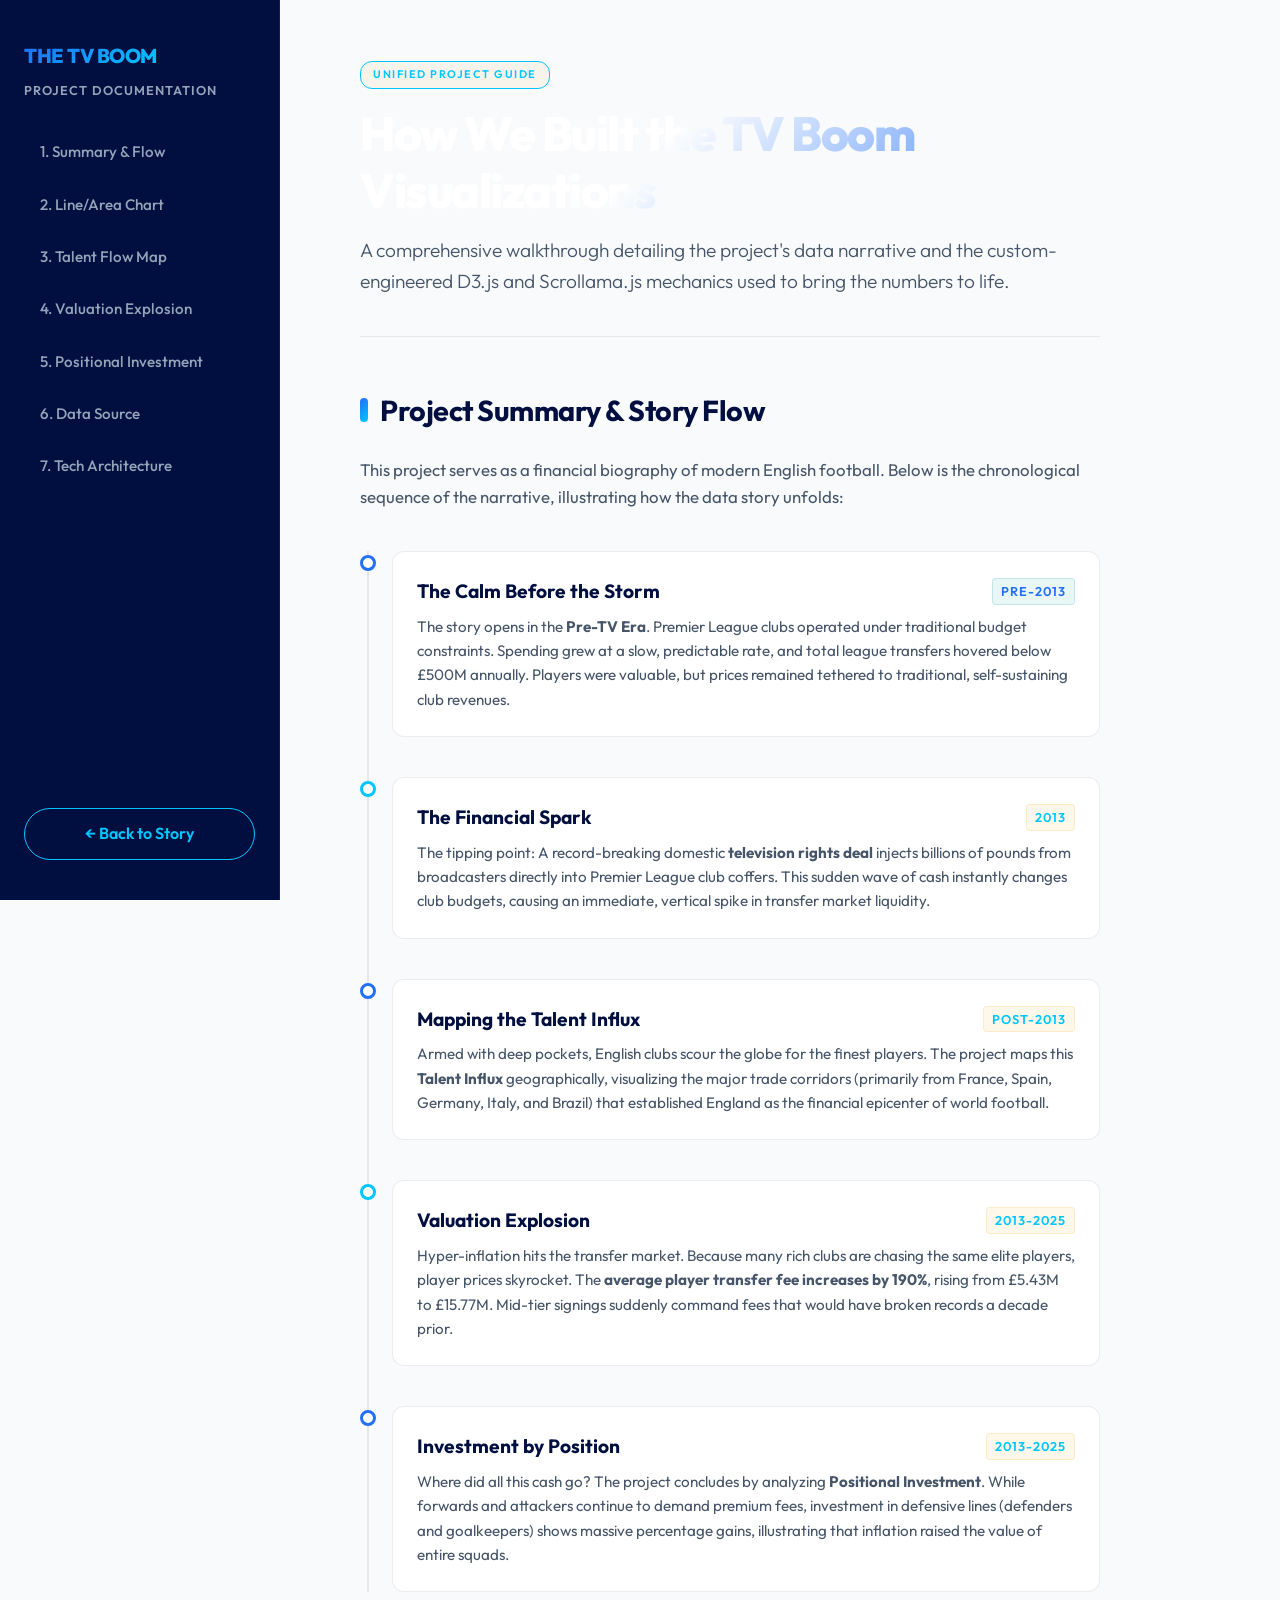
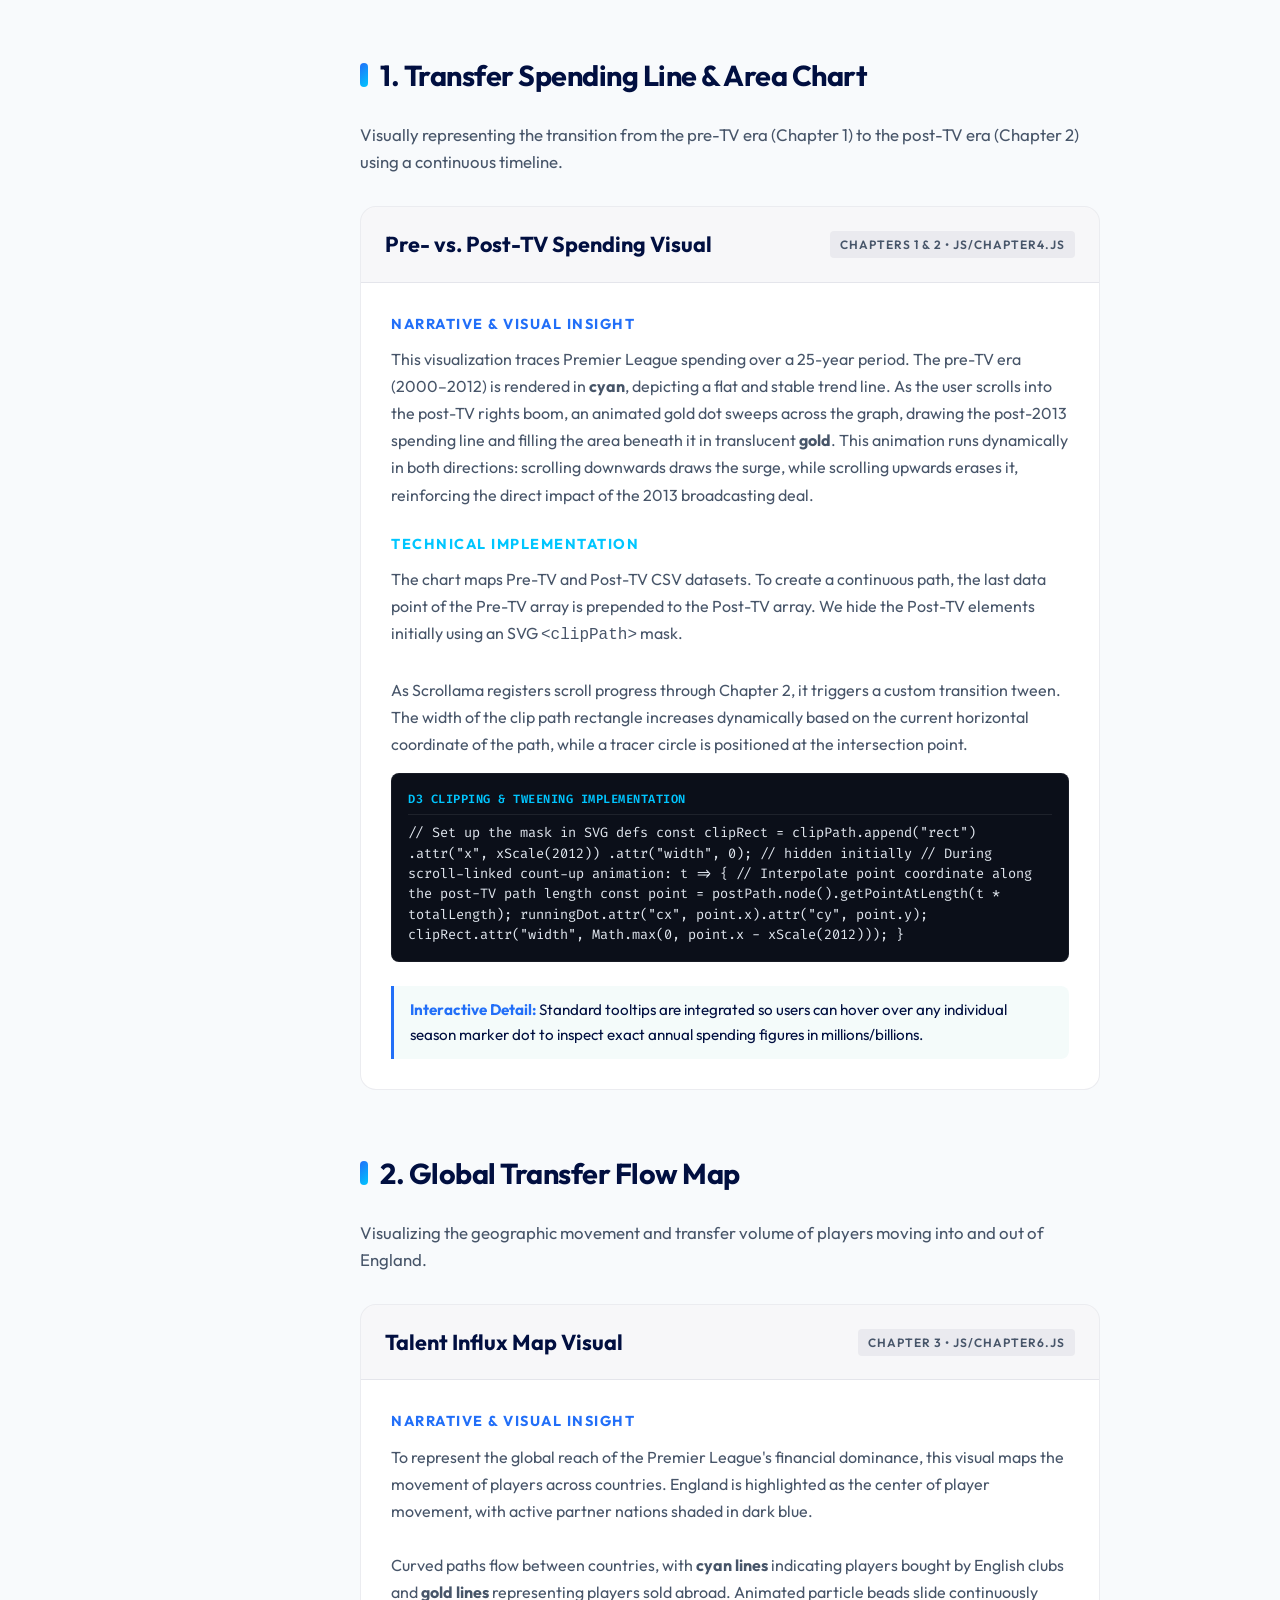
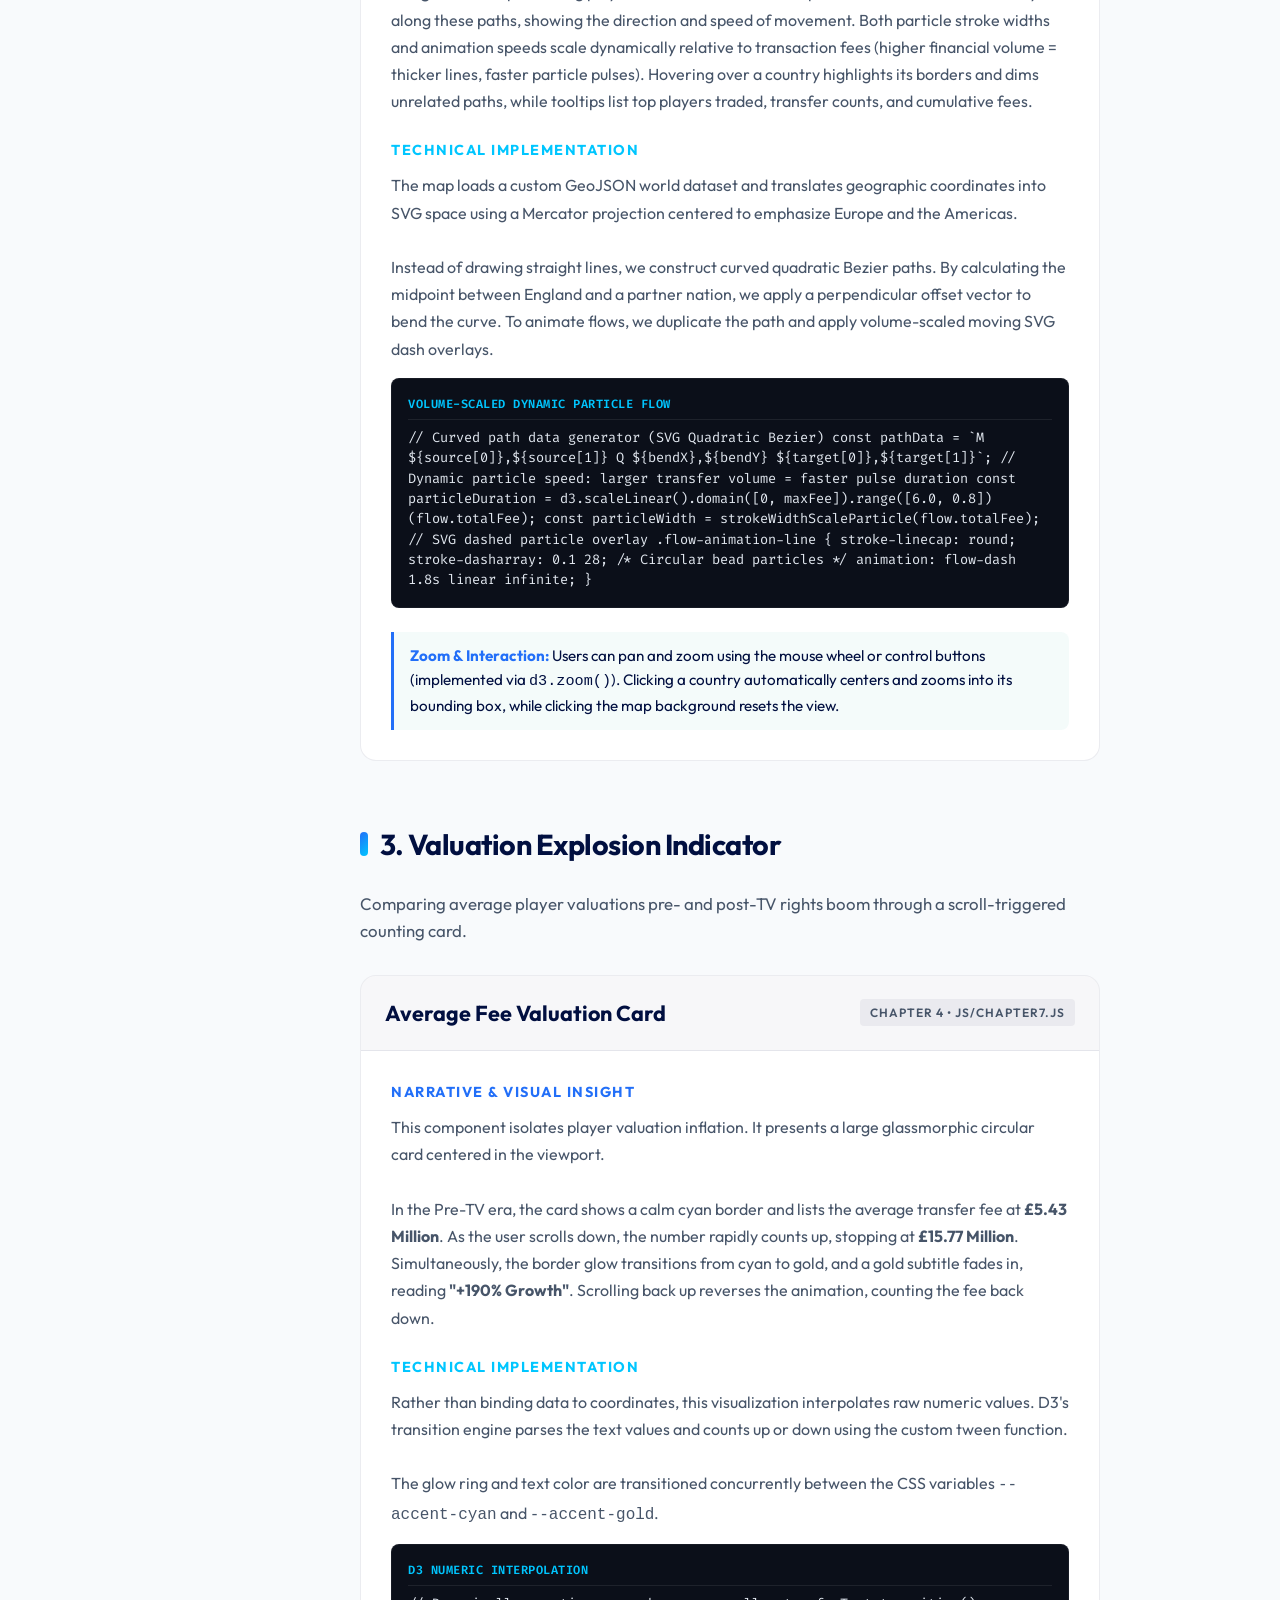
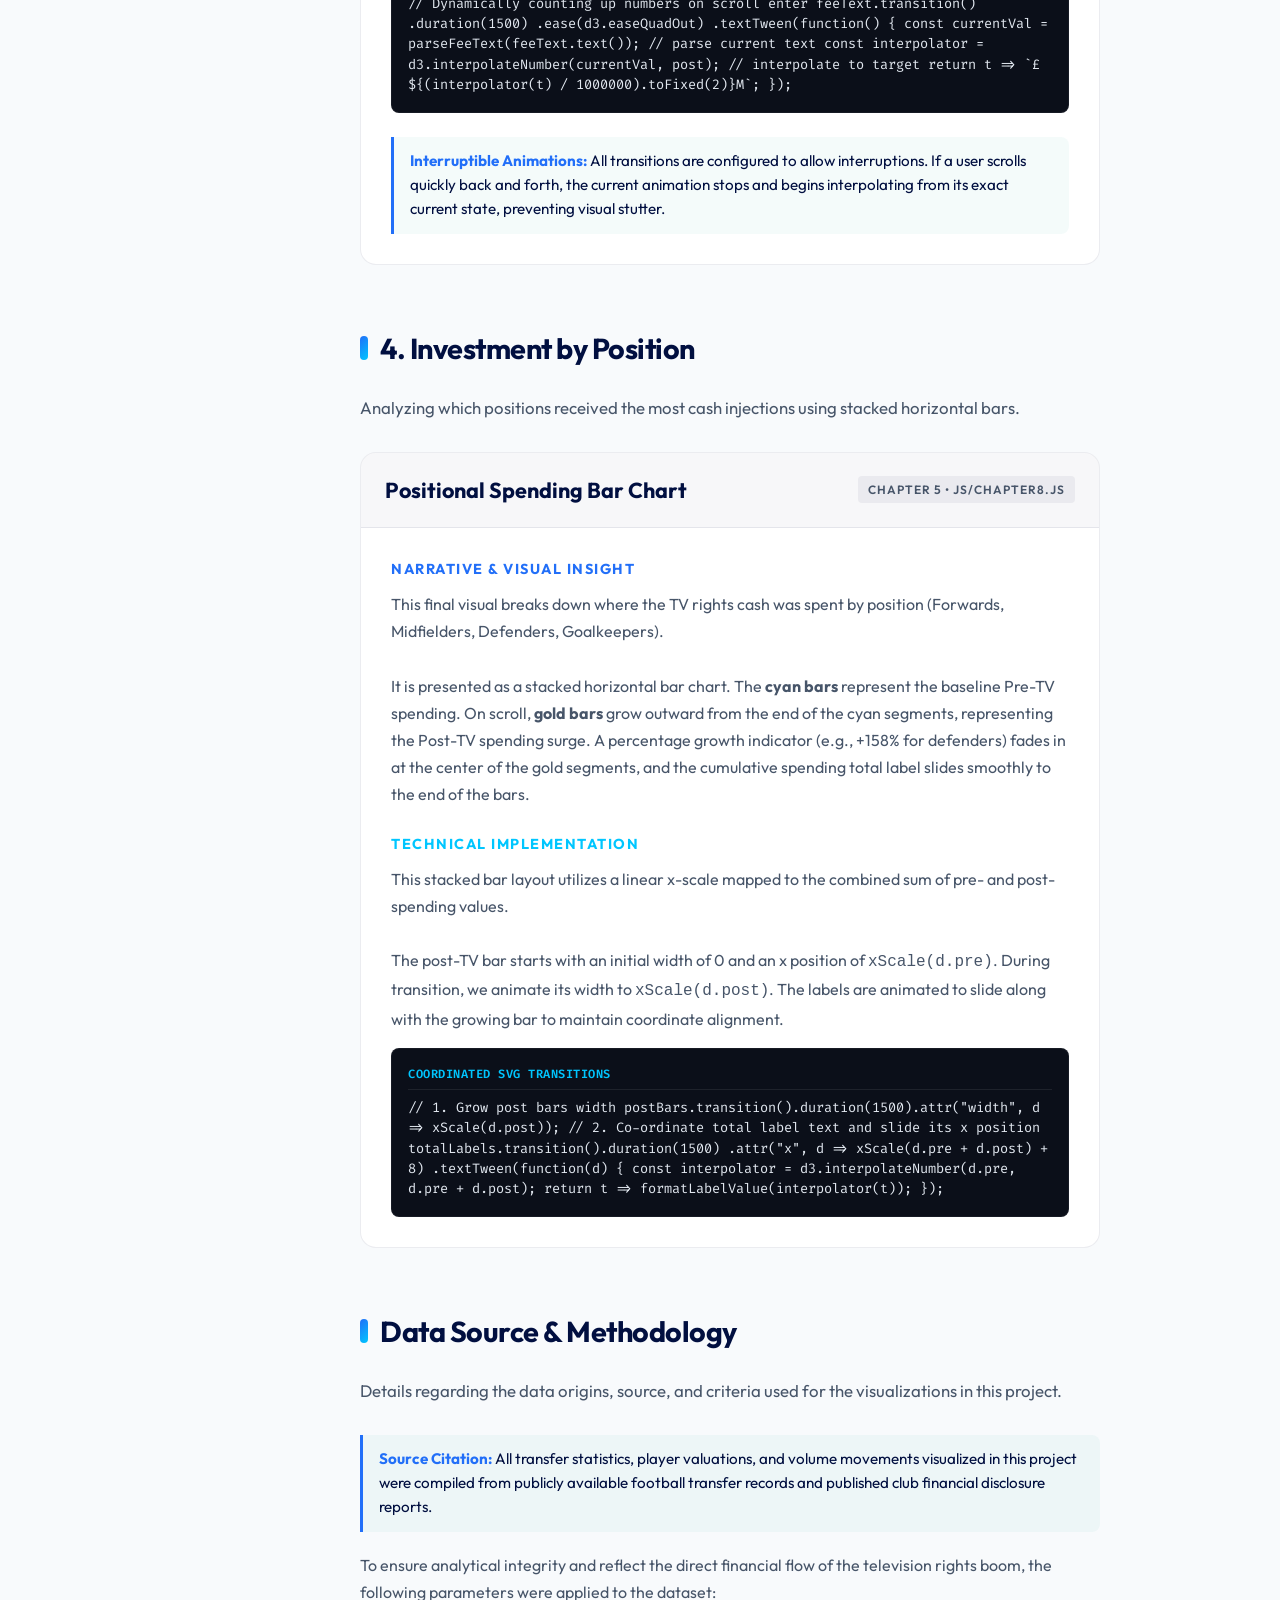
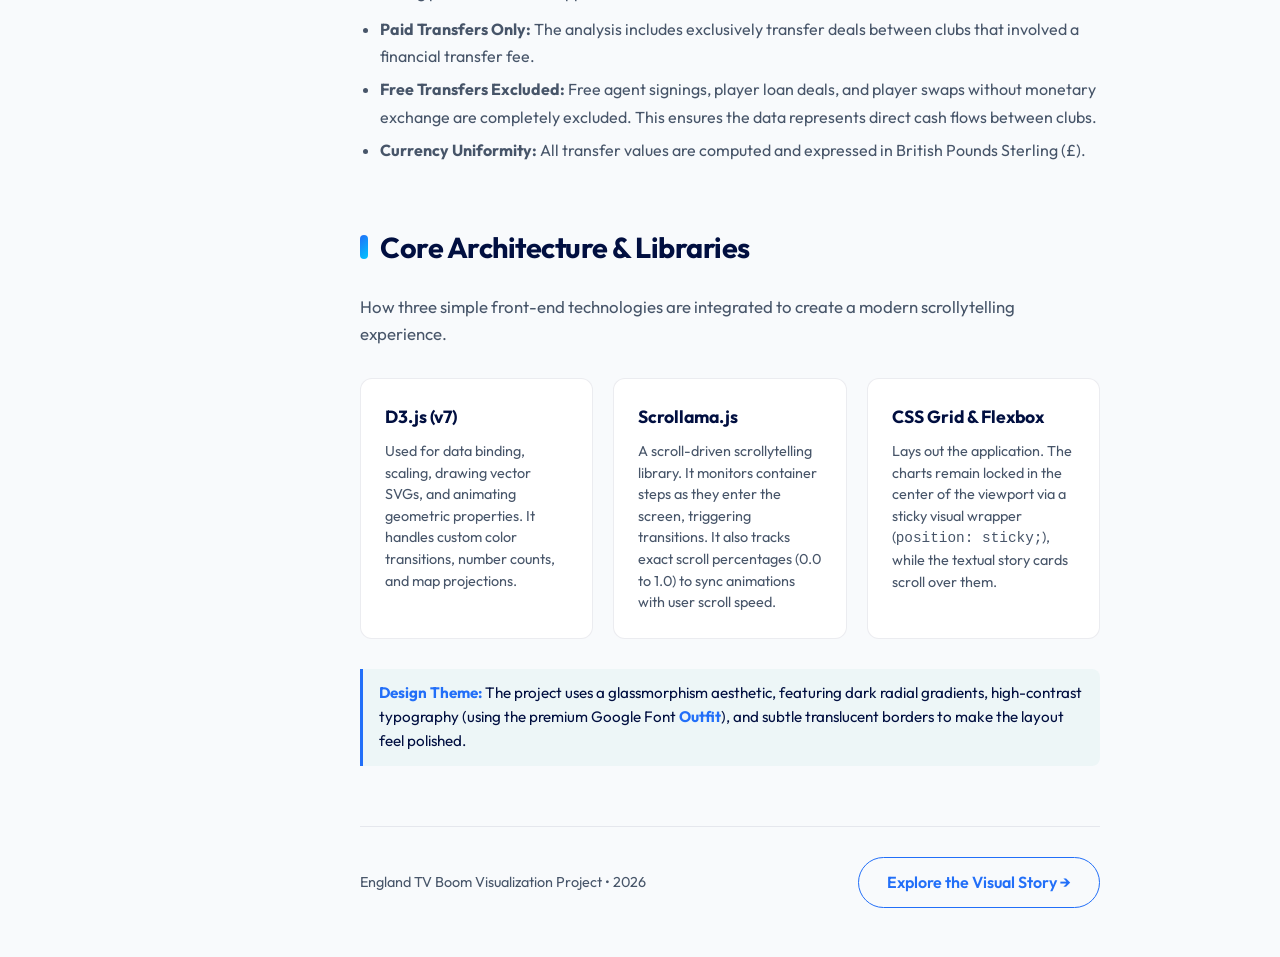
<file: documentation.html>
<!DOCTYPE html>
<html lang="en">

<head>
    <meta charset="UTF-8">
    <meta name="viewport" content="width=device-width, initial-scale=1.0">
    <title>THE TV BOOM: Visual Data Story Documentation</title>
    <!-- Google Fonts for premium typography -->
    <link rel="preconnect" href="https://fonts.googleapis.com">
    <link rel="preconnect" href="https://fonts.gstatic.com" crossorigin>
    <link href="https://fonts.googleapis.com/css2?family=Outfit:wght@300;400;500;600;700;800&family=Fira+Code:wght@400;500&display=swap" rel="stylesheet">
    
    <link rel="stylesheet" href="style.css">
    
    <style>
        /* Custom layout variables and styles specific to the Documentation Page */
        :root {
            --sidebar-width: 280px;
            --code-bg: #0b0f19;
            --card-hover-border: rgba(34, 111, 248, 0.4);
            --gradient-accent: linear-gradient(135deg, var(--accent-cyan) 0%, var(--accent-gold) 100%);
        }

        body.doc-body {
            background-color: var(--bg-dark);
            color: var(--text-primary);
            font-family: "Outfit", sans-serif;
            overflow-x: hidden;
            overflow-y: auto;
            line-height: 1.6;
            margin: 0;
            padding: 0;
        }

        /* Container & Layout */
        .doc-container {
            display: flex;
            min-height: 100vh;
        }

        /* Sidebar Navigation */
        .doc-sidebar {
            width: var(--sidebar-width);
            background: #010f40;
            border-right: 1px solid rgba(255, 255, 255, 0.08);
            position: fixed;
            top: 0;
            bottom: 0;
            left: 0;
            padding: 40px 24px;
            z-index: 100;
            display: flex;
            flex-direction: column;
            justify-content: space-between;
            overflow-y: auto;
        }

        .doc-sidebar-header {
            margin-bottom: 30px;
        }

        .doc-sidebar-logo {
            font-size: 1.25rem;
            font-weight: 800;
            letter-spacing: -0.5px;
            background: var(--gradient-accent);
            -webkit-background-clip: text;
            -webkit-text-fill-color: transparent;
            margin-bottom: 8px;
            display: inline-block;
        }

        .doc-sidebar-subtitle {
            font-size: 0.8rem;
            color: #94a3b8;
            text-transform: uppercase;
            letter-spacing: 1px;
            font-weight: 600;
        }

        .doc-nav-list {
            list-style: none;
            display: flex;
            flex-direction: column;
            gap: 8px;
        }

        .doc-nav-link {
            color: #94a3b8;
            text-decoration: none;
            font-size: 0.95rem;
            font-weight: 500;
            padding: 10px 14px;
            border-radius: 8px;
            display: block;
            transition: all 0.2s ease;
            border-left: 2px solid transparent;
        }

        .doc-nav-link:hover, .doc-nav-link.active {
            color: #ffffff;
            background: rgba(255, 255, 255, 0.05);
            border-left-color: var(--accent-gold);
            padding-left: 18px;
        }

        .doc-sidebar .btn-top {
            border-color: var(--accent-gold);
            color: var(--accent-gold);
            text-align: center;
        }

        .doc-sidebar .btn-top:hover {
            background: var(--accent-gold);
            color: #010f40;
            box-shadow: 0 0 15px rgba(0, 198, 255, 0.4);
        }

        .doc-sidebar-footer {
            margin-top: 40px;
        }

        /* Main Content Panel */
        .doc-main {
            margin-left: var(--sidebar-width);
            flex: 1;
            padding: 60px 80px;
            max-width: 900px;
        }

        /* Documentation Headers */
        .doc-header {
            border-bottom: 1px solid var(--border-glass);
            padding-bottom: 40px;
            margin-bottom: 50px;
        }

        .doc-badge {
            background: rgba(244, 185, 98, 0.1);
            border: 1px solid var(--accent-gold);
            color: var(--accent-gold);
            padding: 4px 12px;
            border-radius: 12px;
            font-size: 11px;
            font-weight: 600;
            text-transform: uppercase;
            letter-spacing: 1.5px;
            display: inline-block;
            margin-bottom: 16px;
        }

        .doc-header h1 {
            font-size: 3rem;
            font-weight: 800;
            letter-spacing: -1.5px;
            margin-bottom: 15px;
            line-height: 1.2;
            background: linear-gradient(135deg, #fff 40%, var(--accent-cyan) 100%);
            -webkit-background-clip: text;
            -webkit-text-fill-color: transparent;
        }

        .doc-header p.lead {
            font-size: 1.2rem;
            color: var(--text-muted);
            font-weight: 300;
            max-width: 800px;
        }

        /* Sections */
        .doc-section {
            margin-bottom: 60px;
            scroll-margin-top: 40px;
        }

        .doc-section h2 {
            font-size: 1.8rem;
            font-weight: 700;
            margin-bottom: 24px;
            display: flex;
            align-items: center;
            gap: 12px;
            letter-spacing: -0.5px;
        }

        .doc-section h2::before {
            content: "";
            display: inline-block;
            width: 8px;
            height: 24px;
            background: var(--gradient-accent);
            border-radius: 4px;
        }

        .doc-section-desc {
            font-size: 1.05rem;
            color: var(--text-muted);
            margin-bottom: 30px;
            max-width: 850px;
        }

        /* Executive Flow Timeline (Non-technical) */
        .timeline {
            position: relative;
            padding-left: 32px;
            margin: 40px 0;
        }

        .timeline::before {
            content: "";
            position: absolute;
            top: 0;
            bottom: 0;
            left: 7px;
            width: 2px;
            background: rgba(1, 15, 64, 0.08);
        }

        .timeline-item {
            position: relative;
            margin-bottom: 40px;
        }

        .timeline-item:last-child {
            margin-bottom: 0;
        }

        .timeline-marker {
            position: absolute;
            left: -32px;
            top: 4px;
            width: 16px;
            height: 16px;
            border-radius: 50%;
            background: var(--panel-dark);
            border: 3px solid var(--accent-cyan);
            transition: all 0.3s ease;
        }

        .timeline-item:hover .timeline-marker {
            background: var(--accent-cyan);
            box-shadow: 0 0 10px var(--accent-cyan-glow);
        }

        .timeline-item.highlight .timeline-marker {
            border-color: var(--accent-gold);
        }

        .timeline-item.highlight:hover .timeline-marker {
            background: var(--accent-gold);
            box-shadow: 0 0 10px rgba(244, 185, 66, 0.4);
        }

        .timeline-content {
            background: var(--panel-dark);
            border: 1px solid var(--border-glass);
            border-radius: 12px;
            padding: 24px;
            transition: all 0.3s ease;
        }

        .timeline-content:hover {
            border-color: rgba(1, 15, 64, 0.15);
            transform: translateX(4px);
        }

        .timeline-title {
            font-size: 1.2rem;
            font-weight: 700;
            margin-bottom: 8px;
            display: flex;
            justify-content: space-between;
            align-items: center;
        }

        .timeline-era {
            font-size: 0.8rem;
            text-transform: uppercase;
            letter-spacing: 1px;
            padding: 2px 8px;
            border-radius: 4px;
            font-weight: 600;
        }

        .timeline-era.pre {
            background: rgba(44, 166, 164, 0.1);
            color: var(--accent-cyan);
            border: 1px solid rgba(44, 166, 164, 0.2);
        }

        .timeline-era.post {
            background: rgba(244, 185, 66, 0.1);
            color: var(--accent-gold);
            border: 1px solid rgba(244, 185, 66, 0.2);
        }

        .timeline-text {
            color: var(--text-muted);
            font-size: 0.95rem;
            line-height: 1.6;
        }

        /* Unified Document Card Styling (Single-Column) */
        .doc-card {
            background: var(--panel-dark);
            border: 1px solid var(--border-glass);
            border-radius: 16px;
            margin-bottom: 40px;
            overflow: hidden;
            transition: border-color 0.3s ease, box-shadow 0.3s ease;
        }

        .doc-card:hover {
            border-color: var(--card-hover-border);
            box-shadow: 0 10px 30px rgba(0, 0, 0, 0.25);
        }

        .doc-card.gold-hover:hover {
            --card-hover-border: rgba(0, 198, 255, 0.4);
        }

        .card-header-bar {
            padding: 20px 24px;
            background: rgba(1, 15, 64, 0.03);
            border-bottom: 1px solid var(--border-glass);
            display: flex;
            align-items: center;
            justify-content: space-between;
        }

        .card-title {
            font-size: 1.35rem;
            font-weight: 700;
            color: var(--text-primary);
        }

        .card-chapters {
            font-size: 0.75rem;
            font-weight: 600;
            text-transform: uppercase;
            letter-spacing: 1px;
            background: rgba(1, 15, 64, 0.05);
            padding: 4px 10px;
            border-radius: 4px;
            color: var(--text-muted);
        }

        .card-body {
            padding: 30px;
        }

        .card-subsection {
            margin-bottom: 24px;
        }

        .card-subsection:last-child {
            margin-bottom: 0;
        }

        .subsection-title {
            font-size: 0.9rem;
            text-transform: uppercase;
            letter-spacing: 1.5px;
            margin-bottom: 10px;
            font-weight: 700;
        }

        .subsection-title.insight {
            color: var(--accent-cyan);
        }

        .subsection-title.engineering {
            color: var(--accent-gold);
        }

        .card-text {
            font-size: 1rem;
            color: var(--text-muted);
            line-height: 1.7;
        }

        .card-text ul {
            padding-left: 20px;
            margin-top: 10px;
            margin-bottom: 10px;
        }

        .card-text li {
            margin-bottom: 6px;
        }

        /* Tech Highlights (Code & Formulas) */
        .tech-spec {
            font-family: "Fira Code", monospace;
            background: var(--code-bg);
            border: 1px solid rgba(255, 255, 255, 0.05);
            border-radius: 8px;
            padding: 16px;
            margin-top: 15px;
            font-size: 0.85rem;
            color: #e2e8f0;
            overflow-x: auto;
            line-height: 1.5;
        }

        .tech-spec-label {
            font-size: 0.75rem;
            text-transform: uppercase;
            color: var(--accent-gold);
            font-weight: 600;
            letter-spacing: 0.5px;
            margin-bottom: 8px;
            border-bottom: 1px solid rgba(255,255,255,0.08);
            padding-bottom: 6px;
        }

        .interactive-feature {
            background: rgba(44, 166, 164, 0.05);
            border-left: 3px solid var(--accent-cyan);
            padding: 12px 16px;
            border-radius: 0 8px 8px 0;
            margin-top: 15px;
            font-size: 0.95rem;
            color: var(--text-primary);
        }

        .interactive-feature strong {
            color: var(--accent-cyan);
        }

        /* Technology Stack Grid */
        .tech-grid {
            display: grid;
            grid-template-columns: repeat(auto-fit, minmax(220px, 1fr));
            gap: 20px;
            margin-top: 30px;
        }

        .tech-card {
            background: var(--panel-dark);
            border: 1px solid var(--border-glass);
            border-radius: 12px;
            padding: 24px;
            transition: all 0.3s ease;
        }

        .tech-card:hover {
            transform: translateY(-4px);
            border-color: rgba(255, 255, 255, 0.15);
        }

        .tech-card-title {
            font-size: 1.1rem;
            font-weight: 700;
            margin-bottom: 10px;
            color: var(--text-primary);
        }

        .tech-card-desc {
            font-size: 0.9rem;
            color: var(--text-muted);
            line-height: 1.5;
        }

        /* Buttons & Footer */
        .btn-footer {
            margin-top: 40px;
            display: inline-flex;
            align-items: center;
        }

        /* Responsive Layout Adjustment for Sidebar */
        @media (max-width: 900px) {
            .doc-sidebar {
                display: none;
            }
            .doc-main {
                margin-left: 0;
                padding: 40px 24px;
            }
        }
    </style>
</head>

<body class="doc-body">

    <div class="doc-container">
        
        <!-- SIDEBAR NAVIGATION -->
        <aside class="doc-sidebar">
            <div class="doc-sidebar-top">
                <div class="doc-sidebar-header">
                    <a href="index.html" class="doc-sidebar-logo" style="text-decoration: none;">THE TV BOOM</a>
                    <div class="doc-sidebar-subtitle">Project Documentation</div>
                </div>
                <nav class="doc-nav">
                    <ul class="doc-nav-list">
                        <li><a href="#summary" class="doc-nav-link active">1. Summary & Flow</a></li>
                        <li><a href="#chart-spending" class="doc-nav-link">2. Line/Area Chart</a></li>
                        <li><a href="#chart-map" class="doc-nav-link">3. Talent Flow Map</a></li>
                        <li><a href="#chart-valuation" class="doc-nav-link">4. Valuation Explosion</a></li>
                        <li><a href="#chart-position" class="doc-nav-link">5. Positional Investment</a></li>
                        <li><a href="#datasource" class="doc-nav-link">6. Data Source</a></li>
                        <li><a href="#architecture" class="doc-nav-link">7. Tech Architecture</a></li>
                    </ul>
                </nav>
            </div>
            <div class="doc-sidebar-footer">
                <a href="index.html" class="btn-top" style="text-decoration: none; display: inline-flex; align-items: center; justify-content: center; width: 100%;">
                    ← Back to Story
                </a>
            </div>
        </aside>

        <!-- MAIN CONTENT PANEL -->
        <main class="doc-main">
            
            <!-- HEADER SECTION -->
            <header class="doc-header">
                <span class="doc-badge">Unified Project Guide</span>
                <h1>How We Built the TV Boom Visualizations</h1>
                <p class="lead">A comprehensive walkthrough detailing the project's data narrative and the custom-engineered D3.js and Scrollama.js mechanics used to bring the numbers to life.</p>
            </header>

            <!-- SECTION 1: EXECUTIVE NARRATIVE FLOW -->
            <section id="summary" class="doc-section">
                <h2>Project Summary & Story Flow</h2>
                <p class="doc-section-desc">This project serves as a financial biography of modern English football. Below is the chronological sequence of the narrative, illustrating how the data story unfolds:</p>
                
                <div class="timeline">
                    <div class="timeline-item">
                        <div class="timeline-marker"></div>
                        <div class="timeline-content">
                            <div class="timeline-title">
                                <span>The Calm Before the Storm</span>
                                <span class="timeline-era pre">Pre-2013</span>
                            </div>
                            <div class="timeline-text">
                                The story opens in the <strong>Pre-TV Era</strong>. Premier League clubs operated under traditional budget constraints. Spending grew at a slow, predictable rate, and total league transfers hovered below £500M annually. Players were valuable, but prices remained tethered to traditional, self-sustaining club revenues.
                            </div>
                        </div>
                    </div>
                    
                    <div class="timeline-item highlight">
                        <div class="timeline-marker"></div>
                        <div class="timeline-content">
                            <div class="timeline-title">
                                <span>The Financial Spark</span>
                                <span class="timeline-era post">2013</span>
                            </div>
                            <div class="timeline-text">
                                The tipping point: A record-breaking domestic <strong>television rights deal</strong> injects billions of pounds from broadcasters directly into Premier League club coffers. This sudden wave of cash instantly changes club budgets, causing an immediate, vertical spike in transfer market liquidity.
                            </div>
                        </div>
                    </div>
                    
                    <div class="timeline-item">
                        <div class="timeline-marker"></div>
                        <div class="timeline-content">
                            <div class="timeline-title">
                                <span>Mapping the Talent Influx</span>
                                <span class="timeline-era post">Post-2013</span>
                            </div>
                            <div class="timeline-text">
                                Armed with deep pockets, English clubs scour the globe for the finest players. The project maps this <strong>Talent Influx</strong> geographically, visualizing the major trade corridors (primarily from France, Spain, Germany, Italy, and Brazil) that established England as the financial epicenter of world football.
                            </div>
                        </div>
                    </div>
                    
                    <div class="timeline-item highlight">
                        <div class="timeline-marker"></div>
                        <div class="timeline-content">
                            <div class="timeline-title">
                                <span>Valuation Explosion</span>
                                <span class="timeline-era post">2013-2025</span>
                            </div>
                            <div class="timeline-text">
                                Hyper-inflation hits the transfer market. Because many rich clubs are chasing the same elite players, player prices skyrocket. The <strong>average player transfer fee increases by 190%</strong>, rising from £5.43M to £15.77M. Mid-tier signings suddenly command fees that would have broken records a decade prior.
                            </div>
                        </div>
                    </div>

                    <div class="timeline-item">
                        <div class="timeline-marker"></div>
                        <div class="timeline-content">
                            <div class="timeline-title">
                                <span>Investment by Position</span>
                                <span class="timeline-era post">2013-2025</span>
                            </div>
                            <div class="timeline-text">
                                Where did all this cash go? The project concludes by analyzing <strong>Positional Investment</strong>. While forwards and attackers continue to demand premium fees, investment in defensive lines (defenders and goalkeepers) shows massive percentage gains, illustrating that inflation raised the value of entire squads.
                            </div>
                        </div>
                    </div>
                </div>
            </section>

            <!-- SECTION 2: LINE & AREA CHART -->
            <section id="chart-spending" class="doc-section">
                <h2>1. Transfer Spending Line & Area Chart</h2>
                <p class="doc-section-desc">Visually representing the transition from the pre-TV era (Chapter 1) to the post-TV era (Chapter 2) using a continuous timeline.</p>
                
                <div class="doc-card">
                    <div class="card-header-bar">
                        <span class="card-title">Pre- vs. Post-TV Spending Visual</span>
                        <span class="card-chapters">Chapters 1 & 2 • js/chapter4.js</span>
                    </div>
                    <div class="card-body">
                        <div class="card-subsection">
                            <div class="subsection-title insight">
                                Narrative & Visual Insight
                            </div>
                            <div class="card-text">
                                This visualization traces Premier League spending over a 25-year period. The pre-TV era (2000–2012) is rendered in <strong>cyan</strong>, depicting a flat and stable trend line. As the user scrolls into the post-TV rights boom, an animated gold dot sweeps across the graph, drawing the post-2013 spending line and filling the area beneath it in translucent <strong>gold</strong>. This animation runs dynamically in both directions: scrolling downwards draws the surge, while scrolling upwards erases it, reinforcing the direct impact of the 2013 broadcasting deal.
                            </div>
                        </div>
                        
                        <div class="card-subsection">
                            <div class="subsection-title engineering">
                                Technical Implementation
                            </div>
                            <div class="card-text">
                                The chart maps Pre-TV and Post-TV CSV datasets. To create a continuous path, the last data point of the Pre-TV array is prepended to the Post-TV array. We hide the Post-TV elements initially using an SVG <code>&lt;clipPath&gt;</code> mask.
                                <br><br>
                                As Scrollama registers scroll progress through Chapter 2, it triggers a custom transition tween. The width of the clip path rectangle increases dynamically based on the current horizontal coordinate of the path, while a tracer circle is positioned at the intersection point.
                                
                                <div class="tech-spec">
                                    <div class="tech-spec-label">D3 Clipping & Tweening Implementation</div>
                                    // Set up the mask in SVG defs
                                    const clipRect = clipPath.append("rect")
                                        .attr("x", xScale(2012))
                                        .attr("width", 0); // hidden initially

                                    // During scroll-linked count-up animation:
                                    t => {
                                        // Interpolate point coordinate along the post-TV path length
                                        const point = postPath.node().getPointAtLength(t * totalLength);
                                        runningDot.attr("cx", point.x).attr("cy", point.y);
                                        clipRect.attr("width", Math.max(0, point.x - xScale(2012)));
                                    }
                                </div>
                            </div>
                        </div>
                        
                        <div class="interactive-feature">
                            <strong>Interactive Detail:</strong> Standard tooltips are integrated so users can hover over any individual season marker dot to inspect exact annual spending figures in millions/billions.
                        </div>
                    </div>
                </div>
            </section>

            <!-- SECTION 3: TALENT FLOW MAP -->
            <section id="chart-map" class="doc-section">
                <h2>2. Global Transfer Flow Map</h2>
                <p class="doc-section-desc">Visualizing the geographic movement and transfer volume of players moving into and out of England.</p>
                
                <div class="doc-card gold-hover">
                    <div class="card-header-bar">
                        <span class="card-title">Talent Influx Map Visual</span>
                        <span class="card-chapters">Chapter 3 • js/chapter6.js</span>
                    </div>
                    <div class="card-body">
                        <div class="card-subsection">
                            <div class="subsection-title insight">
                                Narrative & Visual Insight
                            </div>
                            <div class="card-text">
                                To represent the global reach of the Premier League's financial dominance, this visual maps the movement of players across countries. England is highlighted as the center of player movement, with active partner nations shaded in dark blue.
                                <br><br>
                                Curved paths flow between countries, with <strong>cyan lines</strong> indicating players bought by English clubs and <strong>gold lines</strong> representing players sold abroad. Animated particle beads slide continuously along these paths, showing the direction and speed of movement. Both particle stroke widths and animation speeds scale dynamically relative to transaction fees (higher financial volume = thicker lines, faster particle pulses). Hovering over a country highlights its borders and dims unrelated paths, while tooltips list top players traded, transfer counts, and cumulative fees.
                            </div>
                        </div>
                        
                        <div class="card-subsection">
                            <div class="subsection-title engineering">
                                Technical Implementation
                            </div>
                            <div class="card-text">
                                The map loads a custom GeoJSON world dataset and translates geographic coordinates into SVG space using a Mercator projection centered to emphasize Europe and the Americas.
                                <br><br>
                                Instead of drawing straight lines, we construct curved quadratic Bezier paths. By calculating the midpoint between England and a partner nation, we apply a perpendicular offset vector to bend the curve. To animate flows, we duplicate the path and apply volume-scaled moving SVG dash overlays.
                                
                                <div class="tech-spec">
                                    <div class="tech-spec-label">Volume-Scaled Dynamic Particle Flow</div>
                                    // Curved path data generator (SVG Quadratic Bezier)
                                    const pathData = `M ${source[0]},${source[1]} Q ${bendX},${bendY} ${target[0]},${target[1]}`;

                                    // Dynamic particle speed: larger transfer volume = faster pulse duration
                                    const particleDuration = d3.scaleLinear().domain([0, maxFee]).range([6.0, 0.8])(flow.totalFee);
                                    const particleWidth = strokeWidthScaleParticle(flow.totalFee);

                                    // SVG dashed particle overlay
                                    .flow-animation-line {
                                        stroke-linecap: round;
                                        stroke-dasharray: 0.1 28; /* Circular bead particles */
                                        animation: flow-dash 1.8s linear infinite;
                                    }
                                </div>
                            </div>
                        </div>
                        
                        <div class="interactive-feature">
                            <strong>Zoom & Interaction:</strong> Users can pan and zoom using the mouse wheel or control buttons (implemented via <code>d3.zoom()</code>). Clicking a country automatically centers and zooms into its bounding box, while clicking the map background resets the view.
                        </div>
                    </div>
                </div>
            </section>

            <!-- SECTION 4: VALUATION EXPLOSION -->
            <section id="chart-valuation" class="doc-section">
                <h2>3. Valuation Explosion Indicator</h2>
                <p class="doc-section-desc">Comparing average player valuations pre- and post-TV rights boom through a scroll-triggered counting card.</p>
                
                <div class="doc-card">
                    <div class="card-header-bar">
                        <span class="card-title">Average Fee Valuation Card</span>
                        <span class="card-chapters">Chapter 4 • js/chapter7.js</span>
                    </div>
                    <div class="card-body">
                        <div class="card-subsection">
                            <div class="subsection-title insight">
                                Narrative & Visual Insight
                            </div>
                            <div class="card-text">
                                This component isolates player valuation inflation. It presents a large glassmorphic circular card centered in the viewport.
                                <br><br>
                                In the Pre-TV era, the card shows a calm cyan border and lists the average transfer fee at <strong>£5.43 Million</strong>. As the user scrolls down, the number rapidly counts up, stopping at <strong>£15.77 Million</strong>. Simultaneously, the border glow transitions from cyan to gold, and a gold subtitle fades in, reading <strong>"+190% Growth"</strong>. Scrolling back up reverses the animation, counting the fee back down.
                            </div>
                        </div>
                        
                        <div class="card-subsection">
                            <div class="subsection-title engineering">
                                Technical Implementation
                            </div>
                            <div class="card-text">
                                Rather than binding data to coordinates, this visualization interpolates raw numeric values. D3's transition engine parses the text values and counts up or down using the custom tween function.
                                <br><br>
                                The glow ring and text color are transitioned concurrently between the CSS variables <code>--accent-cyan</code> and <code>--accent-gold</code>.
                                
                                <div class="tech-spec">
                                    <div class="tech-spec-label">D3 Numeric Interpolation</div>
                                    // Dynamically counting up numbers on scroll enter
                                    feeText.transition()
                                        .duration(1500)
                                        .ease(d3.easeQuadOut)
                                        .textTween(function() {
                                            const currentVal = parseFeeText(feeText.text()); // parse current text
                                            const interpolator = d3.interpolateNumber(currentVal, post); // interpolate to target
                                            return t => `£${(interpolator(t) / 1000000).toFixed(2)}M`;
                                        });
                                </div>
                            </div>
                        </div>
                        
                        <div class="interactive-feature">
                            <strong>Interruptible Animations:</strong> All transitions are configured to allow interruptions. If a user scrolls quickly back and forth, the current animation stops and begins interpolating from its exact current state, preventing visual stutter.
                        </div>
                    </div>
                </div>
            </section>

            <!-- SECTION 5: POSITIONAL INVESTMENT -->
            <section id="chart-position" class="doc-section">
                <h2>4. Investment by Position</h2>
                <p class="doc-section-desc">Analyzing which positions received the most cash injections using stacked horizontal bars.</p>
                
                <div class="doc-card gold-hover">
                    <div class="card-header-bar">
                        <span class="card-title">Positional Spending Bar Chart</span>
                        <span class="card-chapters">Chapter 5 • js/chapter8.js</span>
                    </div>
                    <div class="card-body">
                        <div class="card-subsection">
                            <div class="subsection-title insight">
                                Narrative & Visual Insight
                            </div>
                            <div class="card-text">
                                This final visual breaks down where the TV rights cash was spent by position (Forwards, Midfielders, Defenders, Goalkeepers).
                                <br><br>
                                It is presented as a stacked horizontal bar chart. The <strong>cyan bars</strong> represent the baseline Pre-TV spending. On scroll, <strong>gold bars</strong> grow outward from the end of the cyan segments, representing the Post-TV spending surge. A percentage growth indicator (e.g., +158% for defenders) fades in at the center of the gold segments, and the cumulative spending total label slides smoothly to the end of the bars.
                            </div>
                        </div>
                        
                        <div class="card-subsection">
                            <div class="subsection-title engineering">
                                Technical Implementation
                            </div>
                            <div class="card-text">
                                This stacked bar layout utilizes a linear x-scale mapped to the combined sum of pre- and post-spending values.
                                <br><br>
                                The post-TV bar starts with an initial width of 0 and an x position of <code>xScale(d.pre)</code>. During transition, we animate its width to <code>xScale(d.post)</code>. The labels are animated to slide along with the growing bar to maintain coordinate alignment.
                                
                                <div class="tech-spec">
                                    <div class="tech-spec-label">Coordinated SVG Transitions</div>
                                    // 1. Grow post bars width
                                    postBars.transition().duration(1500).attr("width", d => xScale(d.post));

                                    // 2. Co-ordinate total label text and slide its x position
                                    totalLabels.transition().duration(1500)
                                        .attr("x", d => xScale(d.pre + d.post) + 8)
                                        .textTween(function(d) {
                                            const interpolator = d3.interpolateNumber(d.pre, d.pre + d.post);
                                            return t => formatLabelValue(interpolator(t));
                                        });
                                </div>
                            </div>
                        </div>
                    </div>
                </div>
            </section>

            <!-- SECTION 6: DATA SOURCE & METHODOLOGY -->
            <section id="datasource" class="doc-section">
                <h2>Data Source & Methodology</h2>
                <p class="doc-section-desc">Details regarding the data origins, source, and criteria used for the visualizations in this project.</p>
                
                <div class="interactive-feature">
                    <strong>Source Citation:</strong> All transfer statistics, player valuations, and volume movements visualized in this project were compiled from publicly available football transfer records and published club financial disclosure reports.
                </div>
                
                <div class="card-text" style="margin-top: 20px;">
                    To ensure analytical integrity and reflect the direct financial flow of the television rights boom, the following parameters were applied to the dataset:
                    <ul>
                        <li><strong>Paid Transfers Only:</strong> The analysis includes exclusively transfer deals between clubs that involved a financial transfer fee.</li>
                        <li><strong>Free Transfers Excluded:</strong> Free agent signings, player loan deals, and player swaps without monetary exchange are completely excluded. This ensures the data represents direct cash flows between clubs.</li>
                        <li><strong>Currency Uniformity:</strong> All transfer values are computed and expressed in British Pounds Sterling (£).</li>
                    </ul>
                </div>
            </section>

            <!-- SECTION 7: SYSTEM ARCHITECTURE -->
            <section id="architecture" class="doc-section">
                <h2>Core Architecture & Libraries</h2>
                <p class="doc-section-desc">How three simple front-end technologies are integrated to create a modern scrollytelling experience.</p>
                
                <div class="tech-grid">
                    <div class="tech-card">
                        <div class="tech-card-title">D3.js (v7)</div>
                        <div class="tech-card-desc">Used for data binding, scaling, drawing vector SVGs, and animating geometric properties. It handles custom color transitions, number counts, and map projections.</div>
                    </div>
                    <div class="tech-card">
                        <div class="tech-card-title">Scrollama.js</div>
                        <div class="tech-card-desc">A scroll-driven scrollytelling library. It monitors container steps as they enter the screen, triggering transitions. It also tracks exact scroll percentages (0.0 to 1.0) to sync animations with user scroll speed.</div>
                    </div>
                    <div class="tech-card">
                        <div class="tech-card-title">CSS Grid & Flexbox</div>
                        <div class="tech-card-desc">Lays out the application. The charts remain locked in the center of the viewport via a sticky visual wrapper (<code>position: sticky;</code>), while the textual story cards scroll over them.</div>
                    </div>
                </div>

                <div class="interactive-feature" style="margin-top: 30px;">
                    <strong>Design Theme:</strong> The project uses a glassmorphism aesthetic, featuring dark radial gradients, high-contrast typography (using the premium Google Font <strong>Outfit</strong>), and subtle translucent borders to make the layout feel polished.
                </div>
            </section>

            <!-- FOOTER WITH REDIRECT BUTTON -->
            <footer style="margin-top: 60px; border-top: 1px solid var(--border-glass); padding-top: 30px; display: flex; justify-content: space-between; align-items: center; flex-wrap: wrap; gap: 20px;">
                <p style="color: var(--text-muted); font-size: 0.9rem;">England TV Boom Visualization Project • 2026</p>
                <a href="index.html" class="btn-top" style="text-decoration: none;">
                    Explore the Visual Story →
                </a>
            </footer>

        </main>
    </div>

    <!-- Scroll tracking script to highlight active sidebar links -->
    <script>
        document.addEventListener("DOMContentLoaded", () => {
            const sections = document.querySelectorAll(".doc-section");
            const navLinks = document.querySelectorAll(".doc-nav-link");

            window.addEventListener("scroll", () => {
                let current = "";
                
                sections.forEach(section => {
                    const sectionTop = section.offsetTop;
                    const sectionHeight = section.clientHeight;
                    // Highlight link when section is scrolled into the top 30% of the viewport
                    if (pageYOffset >= sectionTop - window.innerHeight * 0.3) {
                        current = section.getAttribute("id");
                    }
                });

                navLinks.forEach(link => {
                    link.classList.remove("active");
                    if (link.getAttribute("href") === `#${current}`) {
                        link.classList.add("active");
                    }
                });
            });
        });
    </script>
</body>

</html>
</file>
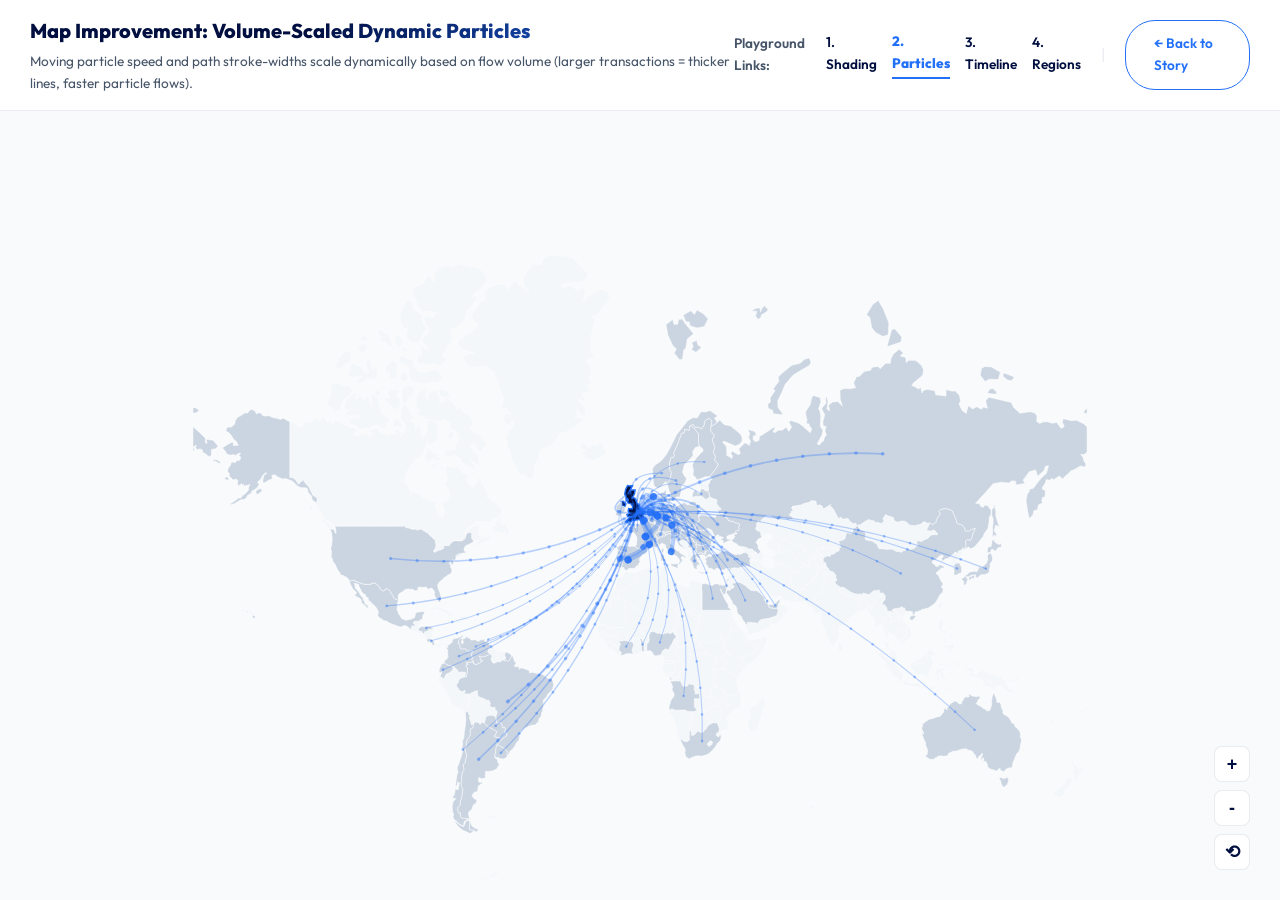
<file: map_particles.html>
<!DOCTYPE html>
<html lang="en">
<head>
    <meta charset="UTF-8">
    <meta name="viewport" content="width=device-width, initial-scale=1.0">
    <title>THE TV BOOM - Map Dynamic Particles</title>
    <!-- Google Fonts -->
    <link rel="preconnect" href="https://fonts.googleapis.com">
    <link rel="preconnect" href="https://fonts.gstatic.com" crossorigin>
    <link href="https://fonts.googleapis.com/css2?family=Outfit:wght@300;400;600;800&display=swap" rel="stylesheet">
    
    <!-- Load D3 -->
    <script src="js/d3.v7.min.js"></script>
    <link rel="stylesheet" href="style.css">
    <style>
        body {
            background-color: var(--bg-dark);
            margin: 0;
            font-family: "Outfit", sans-serif;
            overflow: hidden;
            display: flex;
            flex-direction: column;
            height: 100vh;
        }
        .header-bar {
            padding: 15px 30px;
            background: rgba(255, 255, 255, 0.95);
            border-bottom: 1px solid var(--border-glass);
            display: flex;
            justify-content: space-between;
            align-items: center;
            backdrop-filter: blur(8px);
            z-index: 10;
        }
        .header-title h1 {
            font-size: 1.25rem;
            font-weight: 800;
            background: linear-gradient(135deg, #010f40 40%, var(--accent-cyan) 100%);
            -webkit-background-clip: text;
            -webkit-text-fill-color: transparent;
            margin: 0 0 4px 0;
        }
        .header-title p {
            font-size: 0.85rem;
            color: var(--text-muted);
            margin: 0;
        }
        .map-container {
            flex: 1;
            position: relative;
            background: var(--bg-dark);
        }
        #ch6 {
            width: 100%;
            height: 100%;
            padding: 20px;
        }
    </style>
</head>
<body>
    <div class="header-bar">
        <div class="header-title">
            <h1>Map Improvement: Volume-Scaled Dynamic Particles</h1>
            <p>Moving particle speed and path stroke-widths scale dynamically based on flow volume (larger transactions = thicker lines, faster particle flows).</p>
        </div>
        <div class="nav-links" style="display: flex; gap: 15px; align-items: center;">
            <span style="color: var(--text-muted); font-size: 0.85rem; font-weight: 600;">Playground Links:</span>
            <a href="map_shading.html" style="color: var(--text-primary); font-weight: 600; font-size: 0.85rem; text-decoration: none; padding-bottom: 2px;">1. Shading</a>
            <a href="map_particles.html" style="color: var(--accent-cyan); font-weight: 800; font-size: 0.85rem; text-decoration: none; border-bottom: 2px solid var(--accent-cyan); padding-bottom: 2px;">2. Particles</a>
            <a href="map_timeline.html" style="color: var(--text-primary); font-weight: 600; font-size: 0.85rem; text-decoration: none; padding-bottom: 2px;">3. Timeline</a>
            <a href="map_regions.html" style="color: var(--text-primary); font-weight: 600; font-size: 0.85rem; text-decoration: none; padding-bottom: 2px;">4. Regions</a>
            <span style="color: var(--border-glass); margin: 0 5px;">|</span>
            <a href="index.html" class="btn-top" style="text-decoration: none; font-size: 0.85rem;">← Back to Story</a>
        </div>
    </div>
    <div class="map-container">
        <div id="ch6" class="viz active"></div>
    </div>
    <div id="tooltip"></div>
    
    <script src="js/chapter6_particles.js"></script>
</body>
</html>
</file>
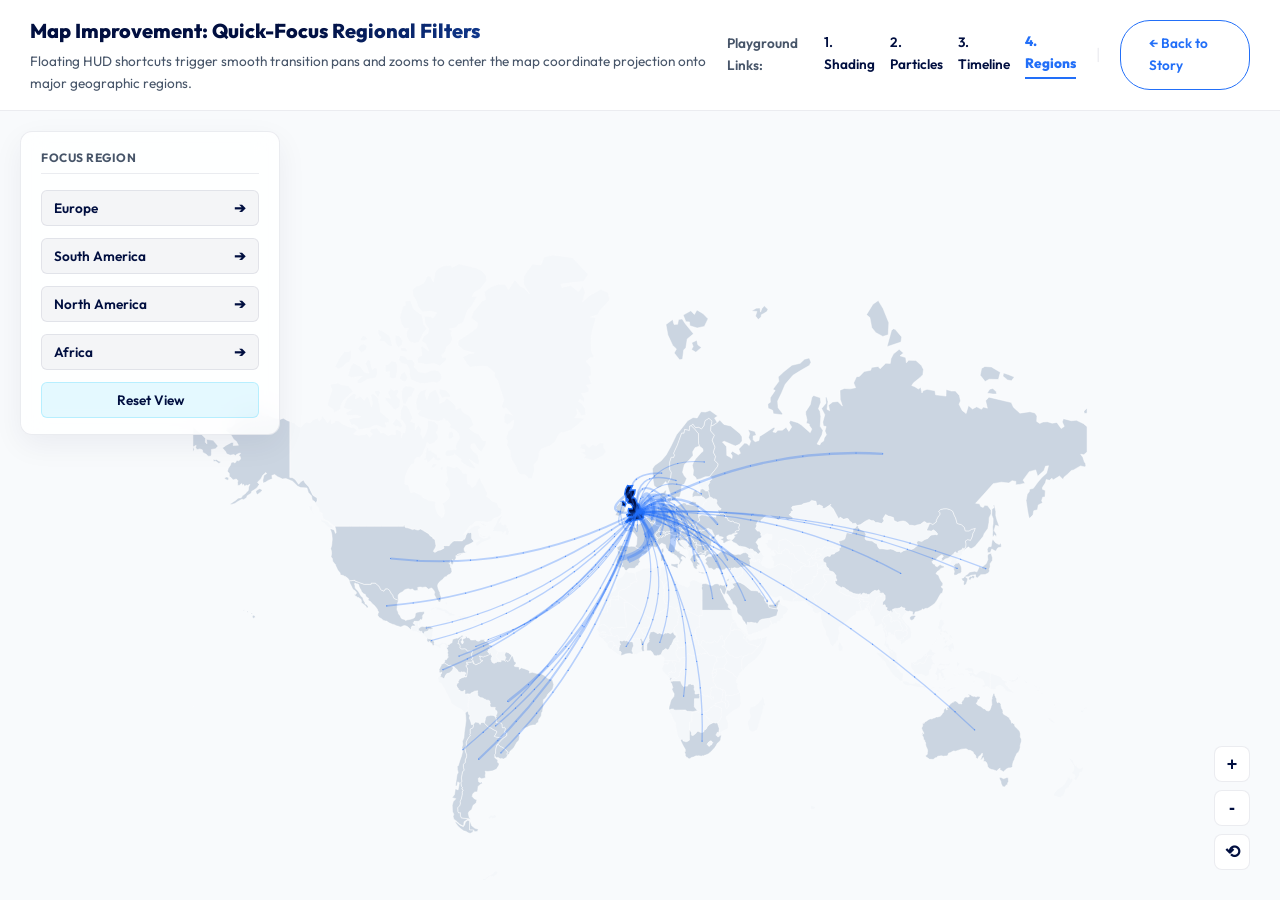
<file: map_regions.html>
<!DOCTYPE html>
<html lang="en">
<head>
    <meta charset="UTF-8">
    <meta name="viewport" content="width=device-width, initial-scale=1.0">
    <title>THE TV BOOM - Map Regional Zoom</title>
    <!-- Google Fonts -->
    <link rel="preconnect" href="https://fonts.googleapis.com">
    <link rel="preconnect" href="https://fonts.gstatic.com" crossorigin>
    <link href="https://fonts.googleapis.com/css2?family=Outfit:wght@300;400;600;800&display=swap" rel="stylesheet">
    
    <!-- Load D3 -->
    <script src="js/d3.v7.min.js"></script>
    <link rel="stylesheet" href="style.css">
    <style>
        body {
            background-color: var(--bg-dark);
            margin: 0;
            font-family: "Outfit", sans-serif;
            overflow: hidden;
            display: flex;
            flex-direction: column;
            height: 100vh;
        }
        .header-bar {
            padding: 15px 30px;
            background: rgba(255, 255, 255, 0.95);
            border-bottom: 1px solid var(--border-glass);
            display: flex;
            justify-content: space-between;
            align-items: center;
            backdrop-filter: blur(8px);
            z-index: 10;
        }
        .header-title h1 {
            font-size: 1.25rem;
            font-weight: 800;
            background: linear-gradient(135deg, #010f40 40%, var(--accent-cyan) 100%);
            -webkit-background-clip: text;
            -webkit-text-fill-color: transparent;
            margin: 0 0 4px 0;
        }
        .header-title p {
            font-size: 0.85rem;
            color: var(--text-muted);
            margin: 0;
        }
        .map-container {
            flex: 1;
            position: relative;
            background: var(--bg-dark);
        }
        #ch6 {
            width: 100%;
            height: 100%;
            padding: 20px;
        }
        
        /* CSS for Regional Focus Overlay Controls */
        .regions-dashboard {
            position: absolute;
            top: 20px;
            left: 20px;
            width: 260px;
            background: var(--bg-glass);
            backdrop-filter: blur(12px);
            -webkit-backdrop-filter: blur(12px);
            border: 1px solid var(--border-glass);
            border-radius: 12px;
            padding: 16px 20px;
            box-shadow: 0 10px 30px rgba(1, 15, 64, 0.06);
            z-index: 1000;
            display: flex;
            flex-direction: column;
            gap: 12px;
            color: var(--text-primary);
        }
        
        .dashboard-label {
            font-size: 0.75rem;
            text-transform: uppercase;
            color: var(--text-muted);
            font-weight: 700;
            letter-spacing: 0.5px;
            margin-bottom: 4px;
            border-bottom: 1px solid var(--border-glass);
            padding-bottom: 6px;
        }
        
        .btn-region {
            background: rgba(1, 15, 64, 0.04);
            border: 1px solid rgba(1, 15, 64, 0.08);
            color: var(--text-primary);
            padding: 8px 12px;
            font-size: 0.85rem;
            border-radius: 6px;
            cursor: pointer;
            transition: all 0.2s ease;
            font-weight: 600;
            font-family: inherit;
            text-align: left;
            display: flex;
            justify-content: space-between;
            align-items: center;
        }
        
        .btn-region:hover {
            background: var(--accent-cyan);
            color: var(--bg-dark);
            border-color: var(--accent-cyan);
        }
        
        .btn-region.reset-btn {
            background: rgba(0, 198, 255, 0.1);
            border-color: rgba(0, 198, 255, 0.2);
            color: var(--text-primary);
            justify-content: center;
        }
        
        .btn-region.reset-btn:hover {
            background: var(--accent-gold);
            color: #010f40;
            border-color: var(--accent-gold);
        }
    </style>
</head>
<body>
    <div class="header-bar">
        <div class="header-title">
            <h1>Map Improvement: Quick-Focus Regional Filters</h1>
            <p>Floating HUD shortcuts trigger smooth transition pans and zooms to center the map coordinate projection onto major geographic regions.</p>
        </div>
        <div class="nav-links" style="display: flex; gap: 15px; align-items: center;">
            <span style="color: var(--text-muted); font-size: 0.85rem; font-weight: 600;">Playground Links:</span>
            <a href="map_shading.html" style="color: var(--text-primary); font-weight: 600; font-size: 0.85rem; text-decoration: none; padding-bottom: 2px;">1. Shading</a>
            <a href="map_particles.html" style="color: var(--text-primary); font-weight: 600; font-size: 0.85rem; text-decoration: none; padding-bottom: 2px;">2. Particles</a>
            <a href="map_timeline.html" style="color: var(--text-primary); font-weight: 600; font-size: 0.85rem; text-decoration: none; padding-bottom: 2px;">3. Timeline</a>
            <a href="map_regions.html" style="color: var(--accent-cyan); font-weight: 800; font-size: 0.85rem; text-decoration: none; border-bottom: 2px solid var(--accent-cyan); padding-bottom: 2px;">4. Regions</a>
            <span style="color: var(--border-glass); margin: 0 5px;">|</span>
            <a href="index.html" class="btn-top" style="text-decoration: none; font-size: 0.85rem;">← Back to Story</a>
        </div>
    </div>
    
    <div class="map-container">
        <div id="ch6" class="viz active"></div>
        
        <!-- Regional Focus Controls Overlay -->
        <div class="regions-dashboard">
            <span class="dashboard-label">Focus Region</span>
            <button id="focus-europe" class="btn-region">Europe <span>➔</span></button>
            <button id="focus-samerica" class="btn-region">South America <span>➔</span></button>
            <button id="focus-namerica" class="btn-region">North America <span>➔</span></button>
            <button id="focus-africa" class="btn-region">Africa <span>➔</span></button>
            <button id="focus-reset" class="btn-region reset-btn">Reset View</button>
        </div>
    </div>
    
    <div id="tooltip"></div>
    
    <script src="js/chapter6_regions.js"></script>
</body>
</html>
</file>
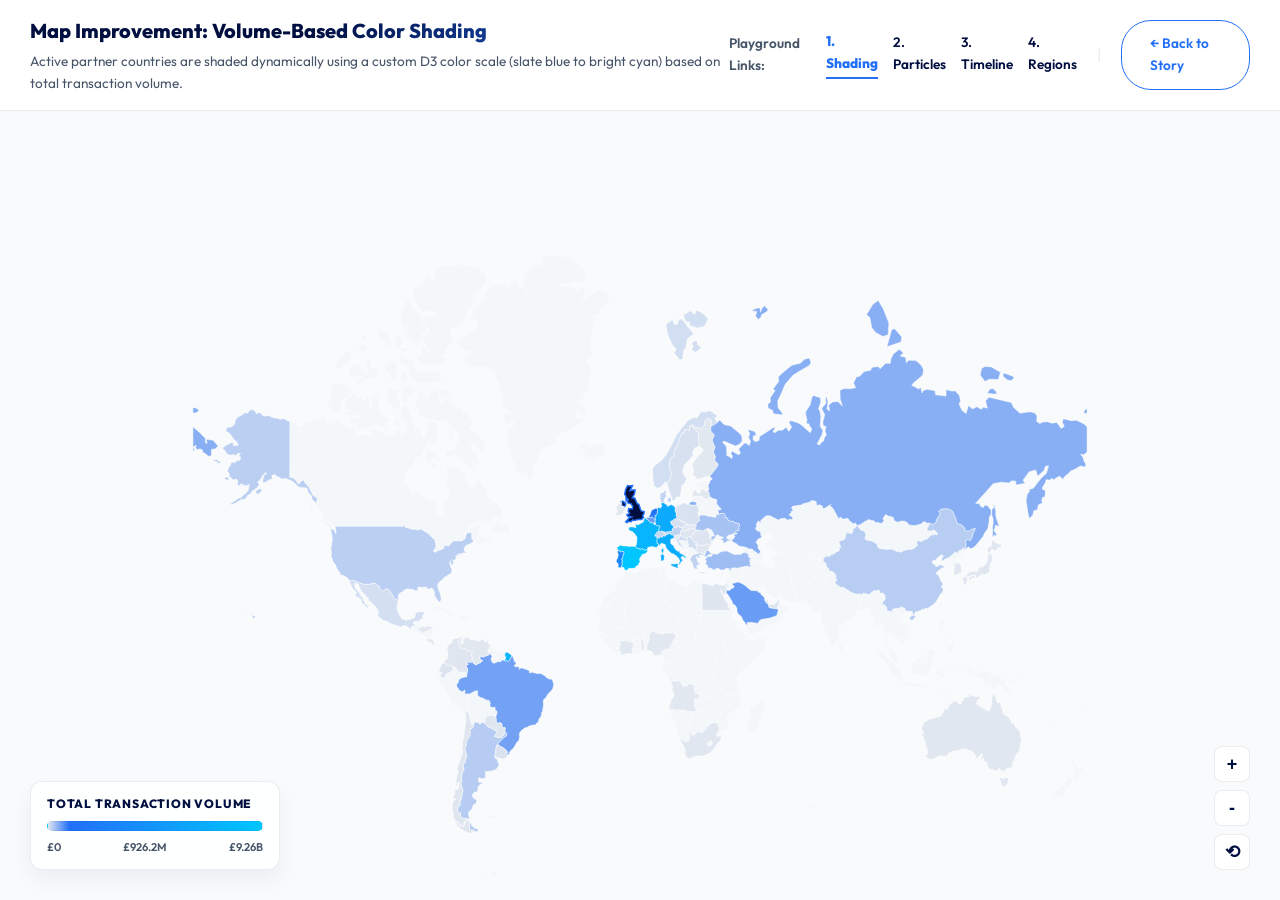
<file: map_shading.html>
<!DOCTYPE html>
<html lang="en">
<head>
    <meta charset="UTF-8">
    <meta name="viewport" content="width=device-width, initial-scale=1.0">
    <title>THE TV BOOM - Map Volume Shading</title>
    <!-- Google Fonts -->
    <link rel="preconnect" href="https://fonts.googleapis.com">
    <link rel="preconnect" href="https://fonts.gstatic.com" crossorigin>
    <link href="https://fonts.googleapis.com/css2?family=Outfit:wght@300;400;600;800&display=swap" rel="stylesheet">
    
    <!-- Load D3 -->
    <script src="js/d3.v7.min.js"></script>
    <link rel="stylesheet" href="style.css">
    <style>
        body {
            background-color: var(--bg-dark);
            margin: 0;
            font-family: "Outfit", sans-serif;
            overflow: hidden;
            display: flex;
            flex-direction: column;
            height: 100vh;
        }
        .header-bar {
            padding: 15px 30px;
            background: rgba(255, 255, 255, 0.95);
            border-bottom: 1px solid var(--border-glass);
            display: flex;
            justify-content: space-between;
            align-items: center;
            backdrop-filter: blur(8px);
            z-index: 10;
        }
        .header-title h1 {
            font-size: 1.25rem;
            font-weight: 800;
            background: linear-gradient(135deg, #010f40 40%, var(--accent-cyan) 100%);
            -webkit-background-clip: text;
            -webkit-text-fill-color: transparent;
            margin: 0 0 4px 0;
        }
        .header-title p {
            font-size: 0.85rem;
            color: var(--text-muted);
            margin: 0;
        }
        .map-container {
            flex: 1;
            position: relative;
            background: var(--bg-dark);
        }
        #ch6 {
            width: 100%;
            height: 100%;
            padding: 20px;
        }
        .legend-container {
            position: absolute;
            bottom: 30px;
            left: 30px;
            background: var(--bg-glass);
            border: 1px solid var(--border-glass);
            backdrop-filter: blur(8px);
            -webkit-backdrop-filter: blur(8px);
            padding: 12px 16px;
            border-radius: 12px;
            box-shadow: 0 10px 20px rgba(1, 15, 64, 0.05);
            z-index: 50;
            width: 250px;
            display: flex;
            flex-direction: column;
            gap: 8px;
        }
        .legend-title {
            font-size: 0.75rem;
            font-weight: 800;
            text-transform: uppercase;
            letter-spacing: 0.8px;
            color: var(--text-primary);
        }
        .legend-bar {
            height: 10px;
            border-radius: 5px;
            background: linear-gradient(to right, #e2e8f0 0%, #226ff8 10%, #00c6ff 100%);
            border: 1px solid rgba(1, 15, 64, 0.05);
        }
        .legend-labels {
            display: flex;
            justify-content: space-between;
            font-size: 0.7rem;
            font-weight: 600;
            color: var(--text-muted);
        }
    </style>
</head>
<body>
    <div class="header-bar">
        <div class="header-title">
            <h1>Map Improvement: Volume-Based Color Shading</h1>
            <p>Active partner countries are shaded dynamically using a custom D3 color scale (slate blue to bright cyan) based on total transaction volume.</p>
        </div>
        <div class="nav-links" style="display: flex; gap: 15px; align-items: center;">
            <span style="color: var(--text-muted); font-size: 0.85rem; font-weight: 600;">Playground Links:</span>
            <a href="map_shading.html" style="color: var(--accent-cyan); font-weight: 800; font-size: 0.85rem; text-decoration: none; border-bottom: 2px solid var(--accent-cyan); padding-bottom: 2px;">1. Shading</a>
            <a href="map_particles.html" style="color: var(--text-primary); font-weight: 600; font-size: 0.85rem; text-decoration: none; padding-bottom: 2px;">2. Particles</a>
            <a href="map_timeline.html" style="color: var(--text-primary); font-weight: 600; font-size: 0.85rem; text-decoration: none; padding-bottom: 2px;">3. Timeline</a>
            <a href="map_regions.html" style="color: var(--text-primary); font-weight: 600; font-size: 0.85rem; text-decoration: none; padding-bottom: 2px;">4. Regions</a>
            <span style="color: var(--border-glass); margin: 0 5px;">|</span>
            <a href="index.html" class="btn-top" style="text-decoration: none; font-size: 0.85rem;">← Back to Story</a>
        </div>
    </div>
    <div class="map-container">
        <div id="ch6" class="viz active"></div>
        
        <!-- Color Scale Legend Widget -->
        <div class="legend-container">
            <div class="legend-title">Total Transaction Volume</div>
            <div class="legend-bar"></div>
            <div class="legend-labels">
                <span>£0</span>
                <span id="mid-legend-val">£150M</span>
                <span id="max-legend-val">£1.5B</span>
            </div>
        </div>
    </div>
    <div id="tooltip"></div>
    
    <script src="js/chapter6_shading.js"></script>
</body>
</html>
</file>
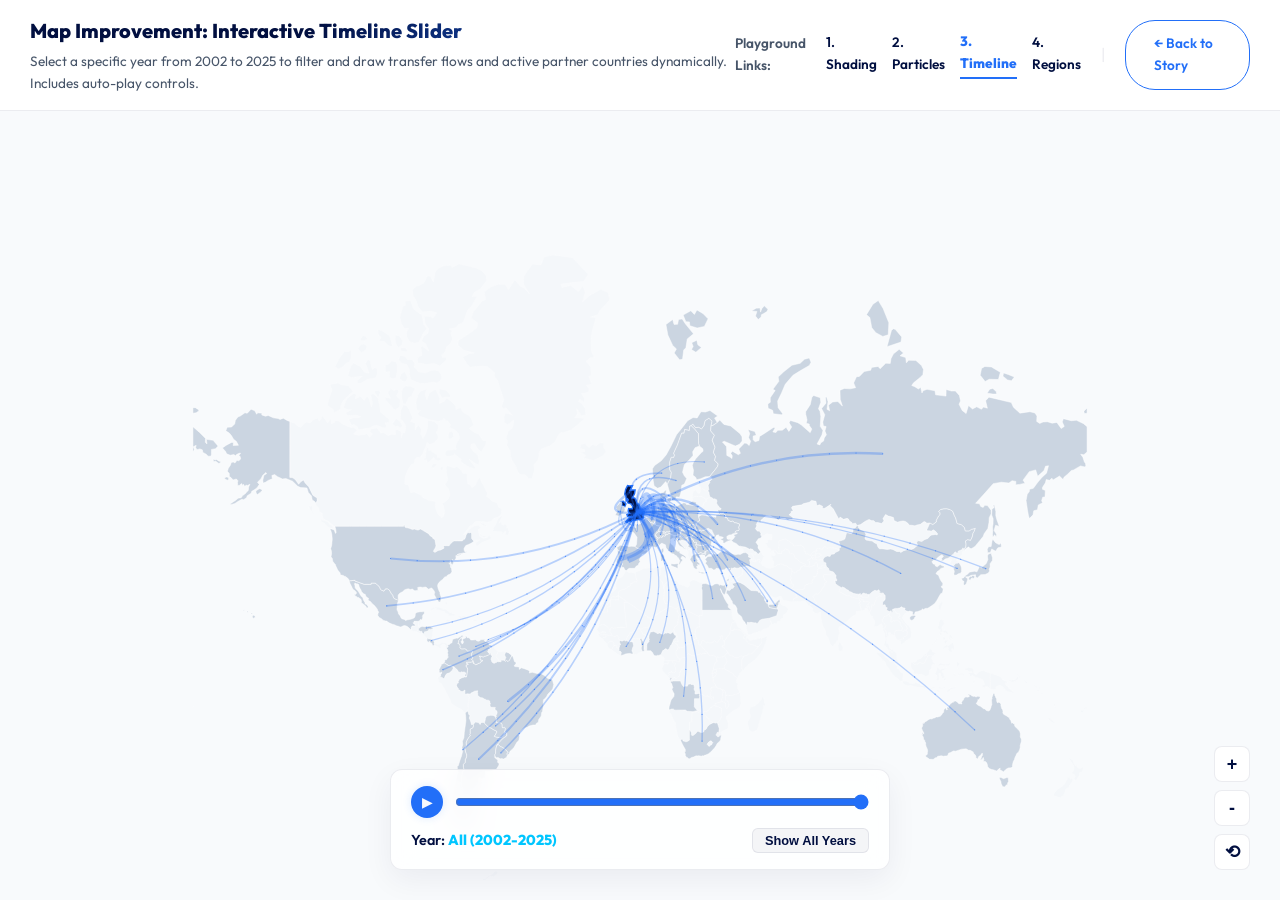
<file: map_timeline.html>
<!DOCTYPE html>
<html lang="en">
<head>
    <meta charset="UTF-8">
    <meta name="viewport" content="width=device-width, initial-scale=1.0">
    <title>THE TV BOOM - Map Timeline Slider</title>
    <!-- Google Fonts -->
    <link rel="preconnect" href="https://fonts.googleapis.com">
    <link rel="preconnect" href="https://fonts.gstatic.com" crossorigin>
    <link href="https://fonts.googleapis.com/css2?family=Outfit:wght@300;400;600;800&display=swap" rel="stylesheet">
    
    <!-- Load D3 -->
    <script src="js/d3.v7.min.js"></script>
    <link rel="stylesheet" href="style.css">
    <style>
        body {
            background-color: var(--bg-dark);
            margin: 0;
            font-family: "Outfit", sans-serif;
            overflow: hidden;
            display: flex;
            flex-direction: column;
            height: 100vh;
        }
        .header-bar {
            padding: 15px 30px;
            background: rgba(255, 255, 255, 0.95);
            border-bottom: 1px solid var(--border-glass);
            display: flex;
            justify-content: space-between;
            align-items: center;
            backdrop-filter: blur(8px);
            z-index: 10;
        }
        .header-title h1 {
            font-size: 1.25rem;
            font-weight: 800;
            background: linear-gradient(135deg, #010f40 40%, var(--accent-cyan) 100%);
            -webkit-background-clip: text;
            -webkit-text-fill-color: transparent;
            margin: 0 0 4px 0;
        }
        .header-title p {
            font-size: 0.85rem;
            color: var(--text-muted);
            margin: 0;
        }
        .map-container {
            flex: 1;
            position: relative;
            background: var(--bg-dark);
        }
        #ch6 {
            width: 100%;
            height: 100%;
            padding: 20px;
        }
        
        /* Inline styles for Timeline Controls Dashboard Overlay */
        .timeline-dashboard {
            position: absolute;
            bottom: 30px;
            left: 50%;
            transform: translateX(-50%);
            width: 500px;
            max-width: 90%;
            background: var(--bg-glass);
            backdrop-filter: blur(12px);
            -webkit-backdrop-filter: blur(12px);
            border: 1px solid var(--border-glass);
            border-radius: 12px;
            padding: 16px 20px;
            box-shadow: 0 10px 30px rgba(1, 15, 64, 0.06);
            z-index: 1000;
            display: flex;
            flex-direction: column;
            gap: 10px;
            color: var(--text-primary);
        }
        
        .timeline-row {
            display: flex;
            align-items: center;
            gap: 12px;
        }
        
        .btn-play {
            width: 32px;
            height: 32px;
            border-radius: 50%;
            background: var(--accent-cyan);
            border: none;
            color: var(--bg-dark);
            font-size: 14px;
            cursor: pointer;
            display: flex;
            align-items: center;
            justify-content: center;
            transition: all 0.2s ease;
            box-shadow: 0 0 8px var(--accent-cyan-glow);
        }
        
        .btn-play:hover {
            transform: scale(1.05);
            box-shadow: 0 0 12px var(--accent-cyan);
        }
        
        .map-slider {
            flex: 1;
            accent-color: var(--accent-cyan);
            cursor: pointer;
        }
        
        .timeline-info {
            display: flex;
            justify-content: space-between;
            align-items: center;
            font-size: 0.9rem;
            font-weight: 600;
        }
        
        .year-label {
            color: var(--accent-gold);
            font-weight: 800;
        }
        
        .btn-all {
            background: rgba(1, 15, 64, 0.04);
            border: 1px solid rgba(1, 15, 64, 0.08);
            color: var(--text-primary);
            padding: 4px 12px;
            font-size: 0.8rem;
            border-radius: 6px;
            cursor: pointer;
            transition: all 0.2s ease;
            font-weight: 600;
        }
        
        .btn-all:hover {
            background: var(--accent-cyan);
            color: var(--bg-dark);
            border-color: var(--accent-cyan);
        }
    </style>
</head>
<body>
    <div class="header-bar">
        <div class="header-title">
            <h1>Map Improvement: Interactive Timeline Slider</h1>
            <p>Select a specific year from 2002 to 2025 to filter and draw transfer flows and active partner countries dynamically. Includes auto-play controls.</p>
        </div>
        <div class="nav-links" style="display: flex; gap: 15px; align-items: center;">
            <span style="color: var(--text-muted); font-size: 0.85rem; font-weight: 600;">Playground Links:</span>
            <a href="map_shading.html" style="color: var(--text-primary); font-weight: 600; font-size: 0.85rem; text-decoration: none; padding-bottom: 2px;">1. Shading</a>
            <a href="map_particles.html" style="color: var(--text-primary); font-weight: 600; font-size: 0.85rem; text-decoration: none; padding-bottom: 2px;">2. Particles</a>
            <a href="map_timeline.html" style="color: var(--accent-cyan); font-weight: 800; font-size: 0.85rem; text-decoration: none; border-bottom: 2px solid var(--accent-cyan); padding-bottom: 2px;">3. Timeline</a>
            <a href="map_regions.html" style="color: var(--text-primary); font-weight: 600; font-size: 0.85rem; text-decoration: none; padding-bottom: 2px;">4. Regions</a>
            <span style="color: var(--border-glass); margin: 0 5px;">|</span>
            <a href="index.html" class="btn-top" style="text-decoration: none; font-size: 0.85rem;">← Back to Story</a>
        </div>
    </div>
    
    <div class="map-container">
        <div id="ch6" class="viz active"></div>
        
        <!-- Timeline Controls Overlay -->
        <div class="timeline-dashboard">
            <div class="timeline-row">
                <button id="play-btn" class="btn-play">▶</button>
                <input type="range" id="time-slider" class="map-slider" min="2002" max="2025" value="2025">
            </div>
            <div class="timeline-info">
                <span id="year-info">Year: <span class="year-label">All (2002-2025)</span></span>
                <button id="all-btn" class="btn-all">Show All Years</button>
            </div>
        </div>
    </div>
    
    <div id="tooltip"></div>
    
    <script src="js/chapter6_timeline.js"></script>
</body>
</html>
</file>
<file: style.css>
:root {
    /* Color Palette - Light Theme (60%-30%-10% rule) */
    --bg-dark: #f8fafc;        /* Neutral Light Gray-Blue (60% background) */
    --panel-dark: #ffffff;     /* Pure White for card panels & details */
    --accent-cyan: #226ff8;    /* Royal Blue (10% Accent - brand primary) */
    --accent-cyan-glow: rgba(34, 111, 248, 0.15);
    --accent-gold: #00c6ff;    /* Cyan (10% Accent - brand secondary) */
    --text-primary: #010f40;   /* Deep Navy (30% Brand/Text) */
    --text-muted: #475569;     /* Slate Gray for secondary text descriptions */
    --border-glass: rgba(1, 15, 64, 0.08);
    --bg-glass: rgba(255, 255, 255, 0.85);
}

*{
    box-sizing: border-box;
    margin: 0;
    padding: 0;
}

body {
    background-color: var(--bg-dark);
    color: var(--text-primary);
    font-family: "Elms Sans", sans-serif;
    overflow-x: hidden;
    line-height: 1.6;
}

#intro {
    height: 100vh;
    display: flex;
    justify-content: center;
    align-items: center;
    text-align: center;
    padding: 20px;
    background: radial-gradient(circle at center, rgba(34, 111, 248, 0.04) 0%, #f8fafc 80%);
    position: relative;
}

.intro-content {
    max-width: 800px;
    animation: fadeIn 1.2s ease-out;
}

.badge {
    background: rgba(44, 166, 164, 0.15);
    border: 1px solid var(--accent-cyan);
    color: var(--accent-cyan);
    padding: 6px 14px;
    border-radius: 20px;
    font-size: 14px;
    font-weight: 600;
    text-transform: uppercase;
    letter-spacing: 1.5px;
    display: inline-block;
    margin-bottom: 24px;
}

#intro h1 {
    font-size: 4.5rem;
    font-weight: 800;
    letter-spacing: -2px;
    line-height: 1.1;
    margin-bottom: 20px;
    background: linear-gradient(135deg, #010f40 30%, var(--accent-cyan) 100%);
    -webkit-background-clip: text;
    -webkit-text-fill-color: transparent;
}

.subtitle {
    font-size: 1.25rem;
    color: var(--text-muted);
    font-weight: 300;
    margin-bottom: 40px;
    line-height: 1.8;
}

.scroll-indicator {
    display: flex;
    flex-direction: column;
    align-items: center;
    gap: 10px;
    color: var(--text-muted);
    font-size: 14px;
    letter-spacing: 1px;
}

.scroll-indicator .arrow {
    width: 24px;
    height: 24px;
    border-right: 2px solid var(--text-muted);
    border-bottom: 2px solid var(--text-muted);
    transform: rotate(45deg);
    animation: bounce 2s infinite;
}


/* ==========================================================================
   SCROLLYTELLING CORE MECHANICS
   ========================================================================== */
#scrolly {
    position: relative;
    background: var(--bg-dark);
}

/* Sticky Container: Holds the charts fixed while scroll steps scroll over it */
#sticky-visual {
    position: sticky;
    top: 0;
    left: 0;
    width: 100%;
    height: 100vh;
    z-index: 10;
    background: var(--bg-dark);
    display: flex;
    justify-content: center;
    align-items: center;
    overflow: hidden;
}

/* Visualization Overlay: Overlays charts on top of each other and handles fade transitions */
.viz {
    position: absolute;
    top: 0;
    left: 0;
    width: 100%;
    height: 100%;
    opacity: 0;
    pointer-events: none;
    transition: opacity 0.8s ease-in-out;
    display: flex;
    justify-content: center;
    align-items: center;
    padding: 40px;
}

/* Make only the active chart visible and interactive */
.viz.active {
    opacity: 1;
    pointer-events: auto;
}

svg {
    width: 100%;
    height: 100%;
    max-width: 100%;
    max-height: 100%;
}

/* ==========================================================================
   SCROLLABLE TEXT STEPS (NARRATIVE OVERLAYS)
   ========================================================================== */
.scrolly-steps {
    position: relative;
    z-index: 20;            /* Position text steps on top of sticky visual */
    pointer-events: none;   /* Let scroll mouse events pass through to body */
    margin-top: -100vh;     /* Start scrolling overlay immediately */
}

/* Each step spans 100vh so that text boxes are spaced out correctly */
.step {
    height: 100vh;
    display: flex;
    align-items: center;
    justify-content: flex-start; /* Float boxes on the left side of the screen */
    padding-left: 12vw;
    margin: 0 auto;
}

.step:last-child {
    margin-bottom: 0;
}

/* Narrative Story Card (Glassmorphism design) */
.step-content {
    background: var(--bg-glass);
    backdrop-filter: blur(3px);
    -webkit-backdrop-filter: blur(12px);
    border: 1px solid var(--border-glass);
    border-radius: 16px;
    padding: 35px;
    width: 420px;
    max-width: 90vw;
    box-shadow: 0 20px 40px rgba(1, 15, 64, 0.06);
    pointer-events: auto;   /* Enable text interaction/clicks on cards */
}

.step-chapter {
    color: var(--accent-cyan);
    font-size: 12px;
    font-weight: 600;
    text-transform: uppercase;
    letter-spacing: 2px;
    display: block;
    margin-bottom: 10px;
}

.step-content h2 {
    font-size: 1.8rem;
    font-weight: 700;
    margin-bottom: 15px;
    color: var(--text-primary);
}

.step-content p {
    font-size: 1rem;
    color: var(--text-muted);
    font-weight: 300;
    line-height: 1.7;
}

/* ==========================================================================
   OUTRO SCREEN
   ========================================================================== */
#outro {
    height: 100vh;
    display: flex;
    justify-content: center;
    align-items: center;
    text-align: center;
    background: radial-gradient(circle at center, rgba(0, 198, 255, 0.04) 0%, #f8fafc 80%);
    position: relative;
    z-index: 30; /* Overlap scroll area when reached */
}

.outro-content {
    max-width: 650px;
    padding: 30px;
}

#outro h2 {
    font-size: 3rem;
    font-weight: 800;
    margin-bottom: 25px;
}

#outro p {
    color: var(--text-muted);
    font-size: 1.15rem;
    font-weight: 300;
    margin-bottom: 40px;
}

.credit {
    font-size: 14px;
    color: var(--text-muted);
    display: flex;
    flex-direction: column;
    align-items: center;
    gap: 15px;
}

.btn-top {
    background: transparent;
    border: 1px solid var(--accent-cyan);
    color: var(--accent-cyan);
    padding: 12px 28px;
    border-radius: 30px;
    font-weight: 600;
    cursor: pointer;
    transition: all 0.3s ease;
}

.btn-top:hover {
    background: var(--accent-cyan);
    color: var(--bg-dark);
    box-shadow: 0 0 15px var(--accent-cyan-glow);
}

/* ==========================================================================
   D3 AXIS & CHART STYLING
   ========================================================================== */
.x-axis line, 
.y-axis line, 
.x-axis path,
.y-axis path {
    stroke: rgba(1, 15, 64, 0.12);
}

.x-axis text,
.y-axis text {
    fill: var(--text-muted);
    font-size: 11px;
}

/* Tooltip Styling */
#tooltip {
    position: absolute;
    background: var(--bg-glass);
    color: var(--text-primary);
    padding: 12px 16px;
    border-radius: 8px;
    font-size: 13px;
    pointer-events: none;
    opacity: 0;
    transition: opacity 0.2s ease;
    border: 1px solid var(--border-glass);
    box-shadow: 0 10px 20px rgba(1, 15, 64, 0.08);
    z-index: 100;
}

#tooltip strong {
    color: var(--accent-cyan);
    font-weight: 600;
}



/* ==========================================================================
   UPGRADED D3 MAP STYLING & ANIMATIONS
   ========================================================================== */
/* Map country vectors */
.country {
    fill: #e2e8f0;
    stroke: #ffffff;
    stroke-width: 0.5px;
    transition: fill 0.3s, stroke 0.3s;
}

.country.active-partner {
    fill: #cbd5e1;
    stroke: #ffffff;
}

.country.epicenter {
    fill: var(--text-primary);
    stroke: var(--accent-cyan);
    stroke-width: 1.5px;
}

.country:hover {
    fill: #94a3b8;
    stroke: #ffffff;
}

/* Flow line curves */
.flow-line {
    fill: none;
    transition: stroke-width 0.3s, stroke 0.3s, opacity 0.3s;
}

.flow-line.incoming {
    stroke: var(--accent-cyan);
}

.flow-line.outgoing {
    stroke: var(--accent-gold);
}

/* Flow particle moving overlays */
.flow-animation-line {
    fill: none;
    stroke-linecap: round;
    stroke-dasharray: 0.1 28; /* Perfect circles spaced 28px apart */
    animation: flow-dash 1.8s linear infinite;
    pointer-events: none; /* Allow hover events to pass through to the flow line underneath */
}

.flow-animation-line.incoming {
    stroke: #226ff8;
}

.flow-animation-line.outgoing {
    stroke: #00c6ff;
}

/* Keyframe for particle moving animation */
@keyframes flow-dash {
    to {
        stroke-dashoffset: -28; /* Shift by the spacing distance for seamless flow */
    }
}

/* Zoom controls HUD widget */
.zoom-controls {
    position: absolute;
    bottom: 30px;
    right: 30px;
    display: flex;
    flex-direction: column;
    gap: 8px;
    z-index: 60;
}

.zoom-btn {
    width: 36px;
    height: 36px;
    background: rgba(255, 255, 255, 0.9);
    border: 1px solid var(--border-glass);
    color: var(--text-primary);
    border-radius: 8px;
    font-size: 18px;
    font-weight: 600;
    cursor: pointer;
    display: flex;
    justify-content: center;
    align-items: center;
    backdrop-filter: blur(4px);
    transition: all 0.2s ease;
}

.zoom-btn:hover {
    background: var(--accent-cyan);
    color: #ffffff;
    border-color: var(--accent-cyan);
}

/* ==========================================================================
   ANIMATIONS & MEDIA QUERIES
   ========================================================================== */
@keyframes fadeIn {
    from {
        opacity: 0;
        transform: translateY(20px);
    }
    to {
        opacity: 1;
        transform: translateY(0);
    }
}

@keyframes bounce {
    0%, 20%, 50%, 80%, 100% {
        transform: translateY(0) rotate(45deg);
    }
    40% {
        transform: translateY(-10px) rotate(45deg);
    }
    60% {
        transform: translateY(-5px) rotate(45deg);
    }
}

@media (max-width: 900px) {
    #intro h1 {
        font-size: 3rem;
    }
    
    .step {
        padding-left: 0;
        justify-content: center;
    }
    
    .step-content {
        width: 90%;
    }
}

/* Desktop Split-Screen Layout (Side-by-Side) to prevent visual obstruction */
@media (min-width: 901px) {
    body.layout-v2 #scrolly {
        display: flex;
        flex-direction: row-reverse;
        position: relative;
    }
    
    body.layout-v2 #sticky-visual {
        width: 60vw;
        height: 100vh;
        position: sticky;
        top: 0;
    }
    
    body.layout-v2 .scrolly-steps {
        width: 40vw;
        margin-top: 0; /* Remove overlay overlap */
        position: relative;
        z-index: 20;
    }
    
    body.layout-v2 .step {
        height: 100vh;
        width: 100%;
        display: flex;
        align-items: center;
        justify-content: center;
        padding-left: 0;
        margin: 0 auto;
    }
    
    body.layout-v2 .step-content {
        width: 90%;
        max-width: 380px;
    }
}

/* Floating Layout Switcher Widget */
.layout-switcher {
    position: fixed;
    top: 20px;
    right: 20px;
    background: var(--bg-glass);
    border: 1px solid var(--border-glass);
    backdrop-filter: blur(8px);
    -webkit-backdrop-filter: blur(8px);
    padding: 6px 12px;
    border-radius: 30px;
    z-index: 1000;
    display: flex;
    align-items: center;
    gap: 4px;
    box-shadow: 0 4px 12px rgba(1, 15, 64, 0.05);
    font-size: 12px;
    font-weight: 600;
}

.switcher-label {
    color: var(--text-muted);
    margin-right: 6px;
    text-transform: uppercase;
    font-size: 10px;
    letter-spacing: 0.5px;
}

.switcher-btn {
    text-decoration: none;
    color: var(--text-primary);
    padding: 4px 12px;
    border-radius: 20px;
    transition: all 0.2s ease;
}

.switcher-btn:hover {
    color: var(--accent-cyan);
}

.switcher-btn.active {
    background: var(--accent-cyan);
    color: #ffffff;
}
</file>
